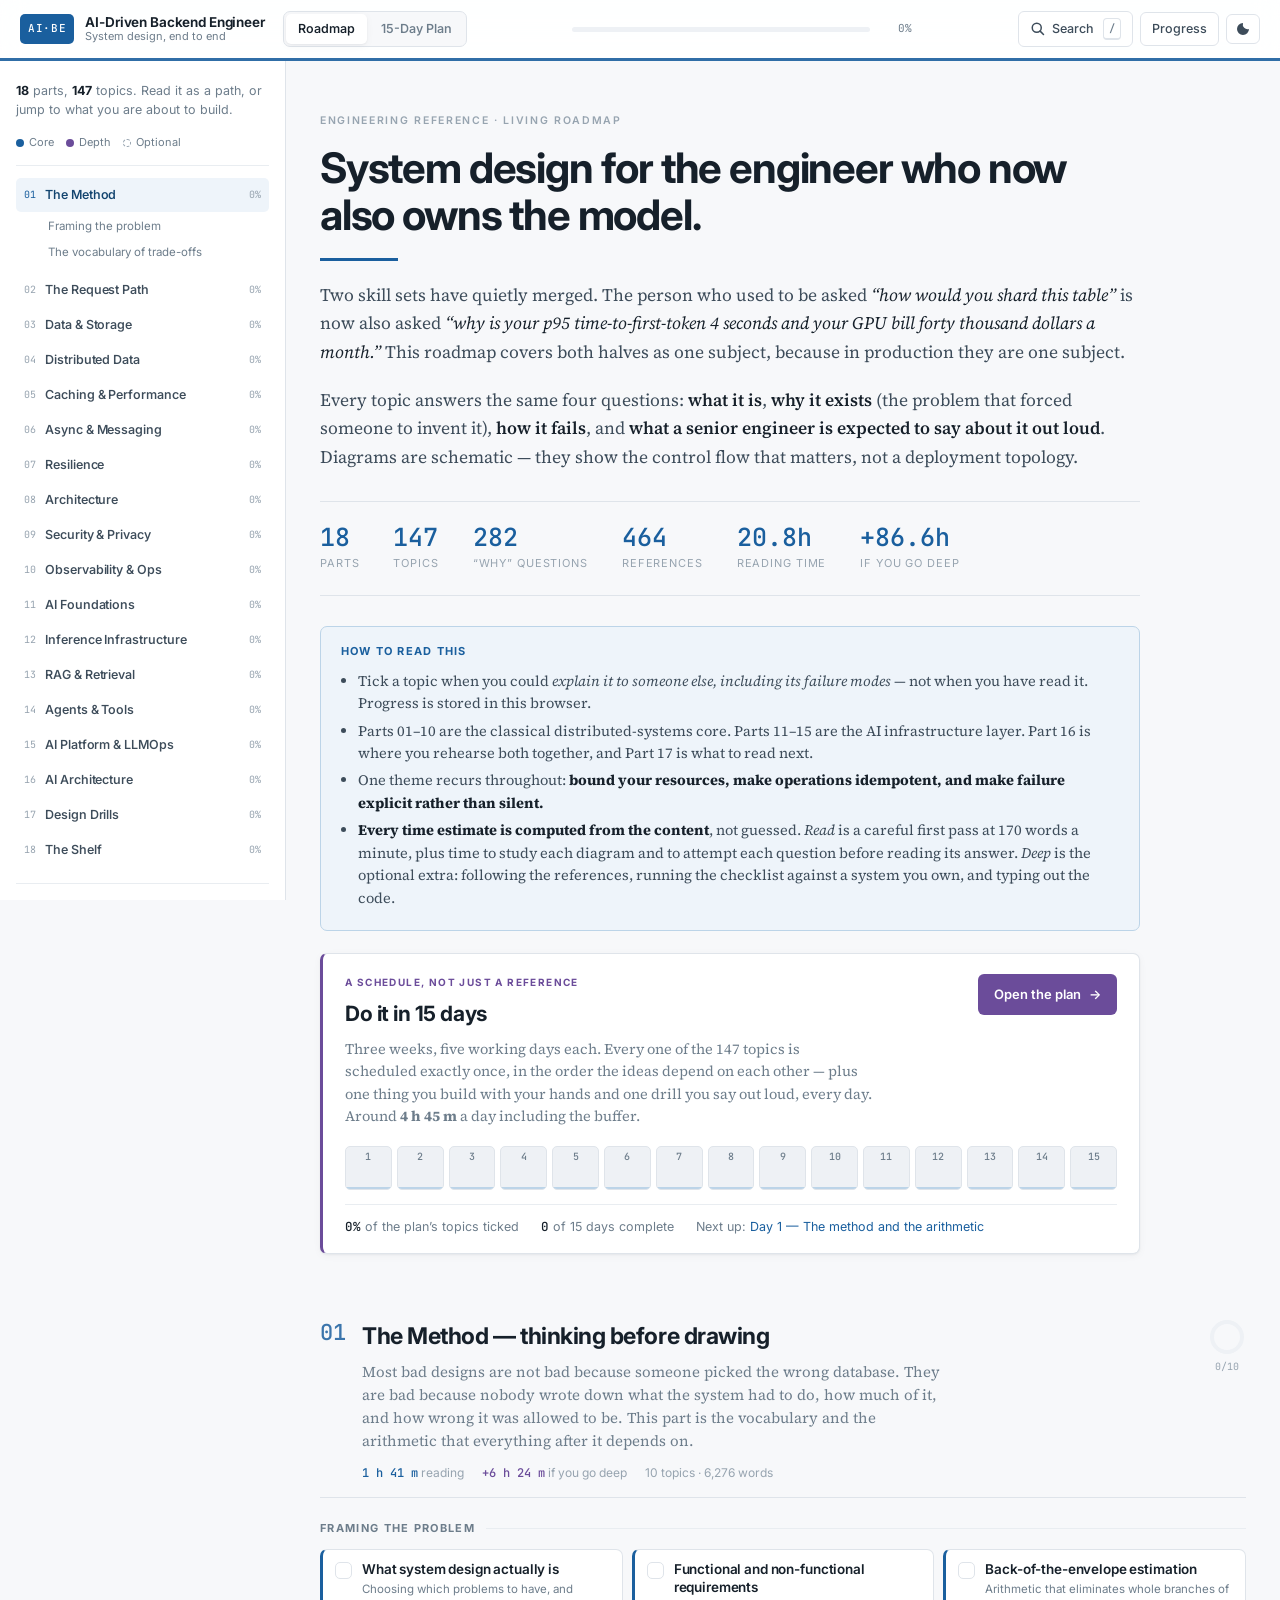
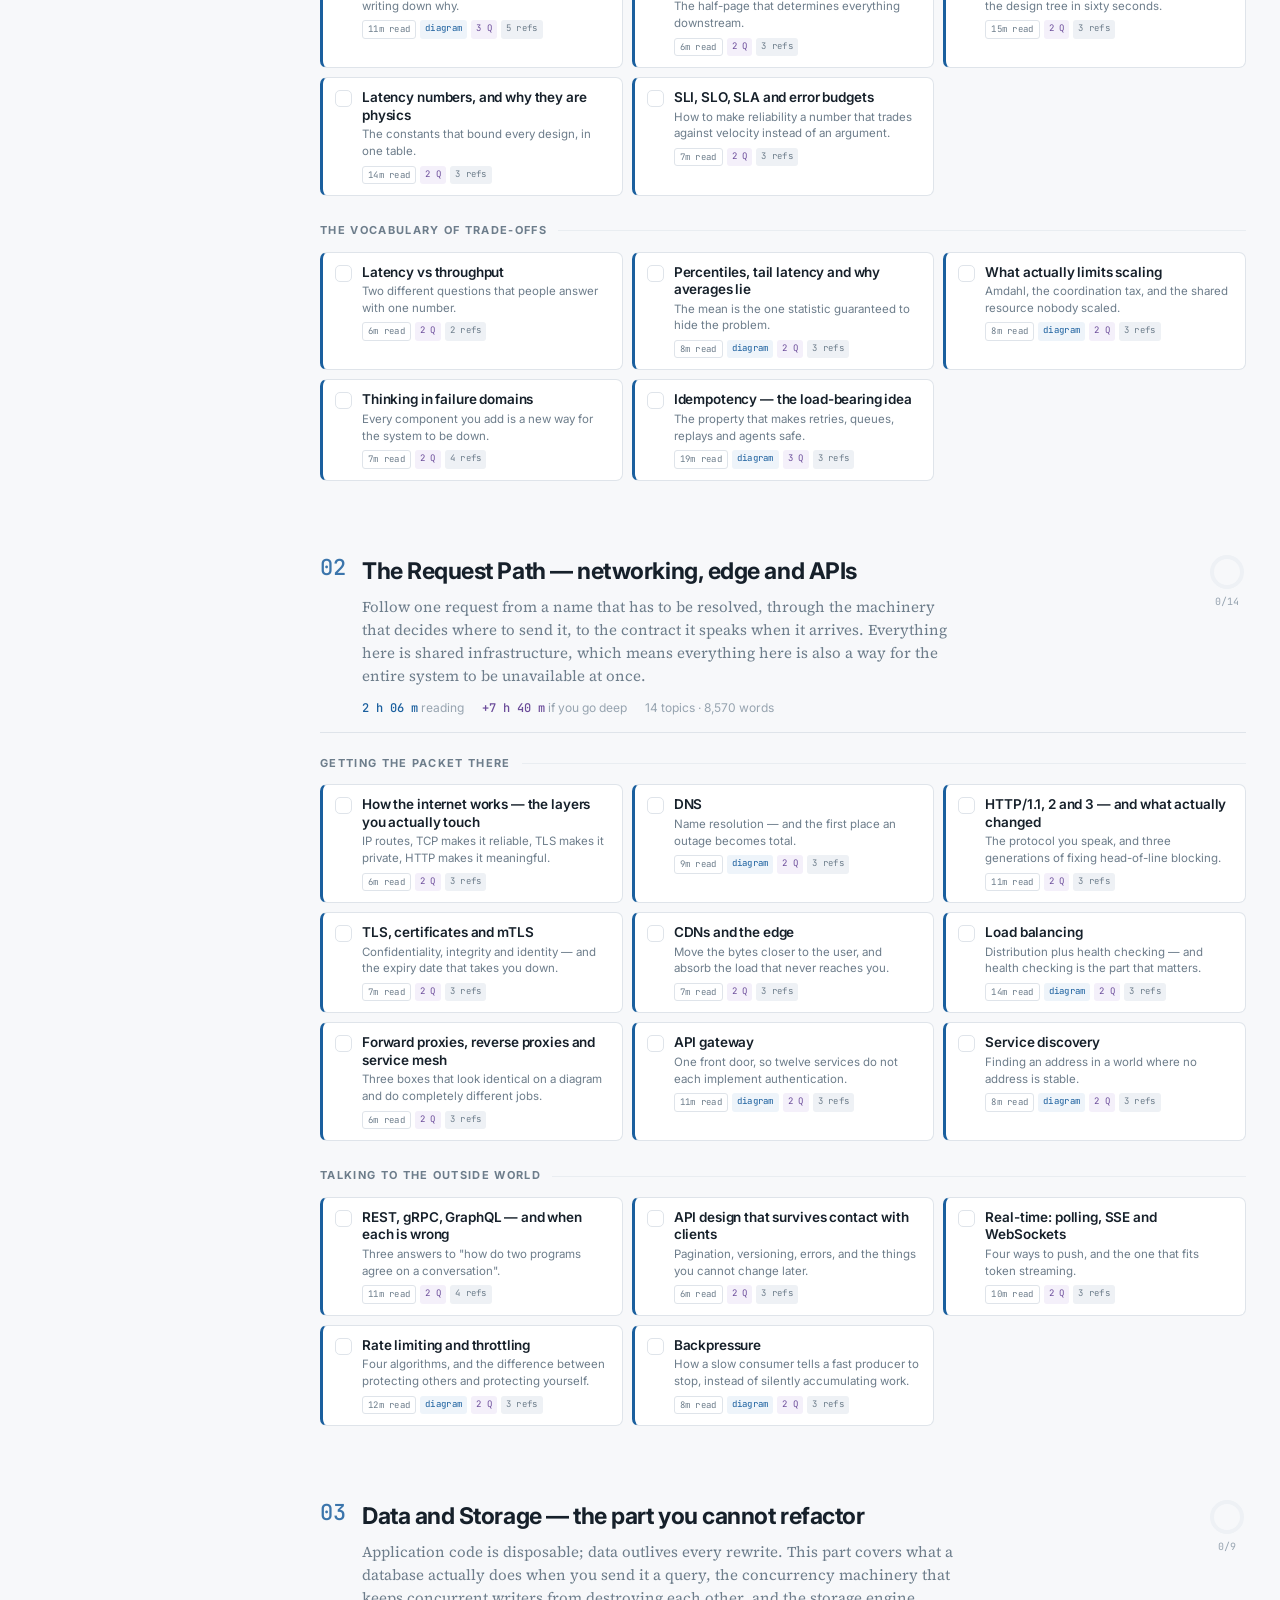
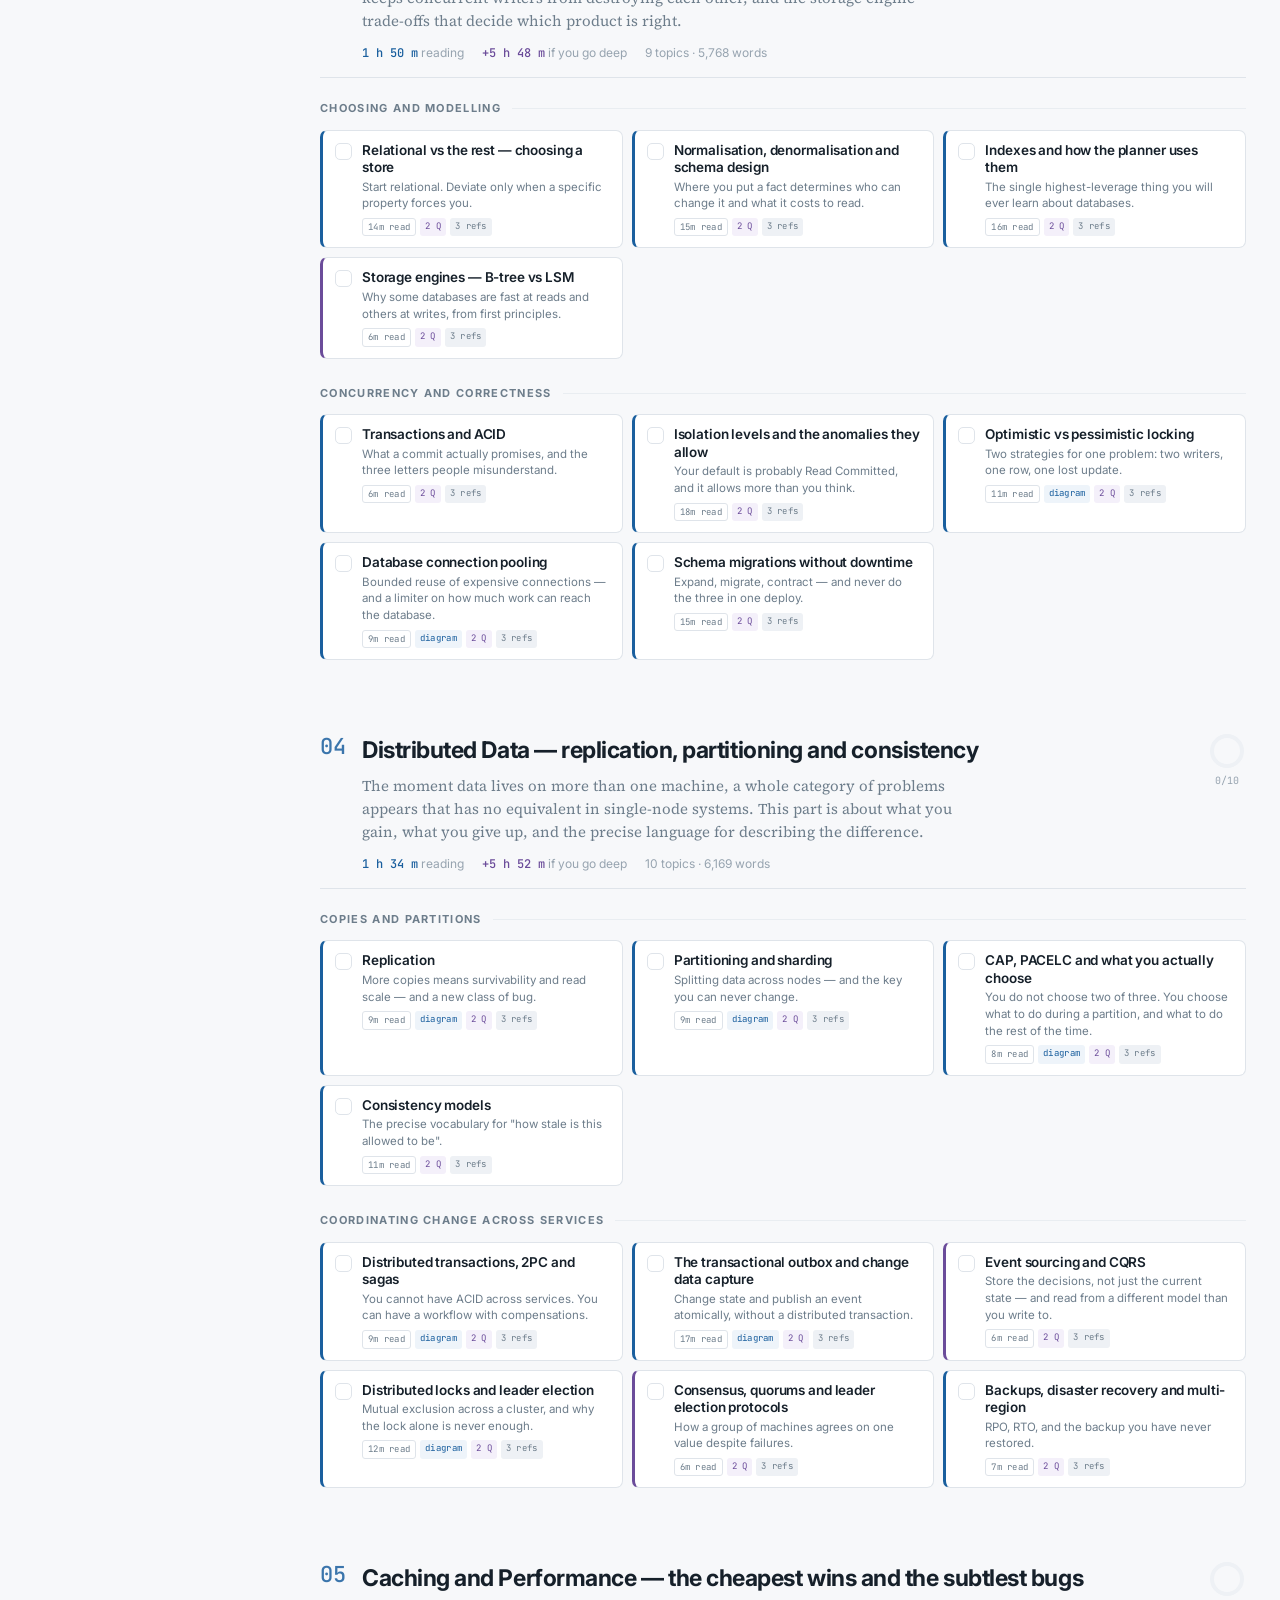
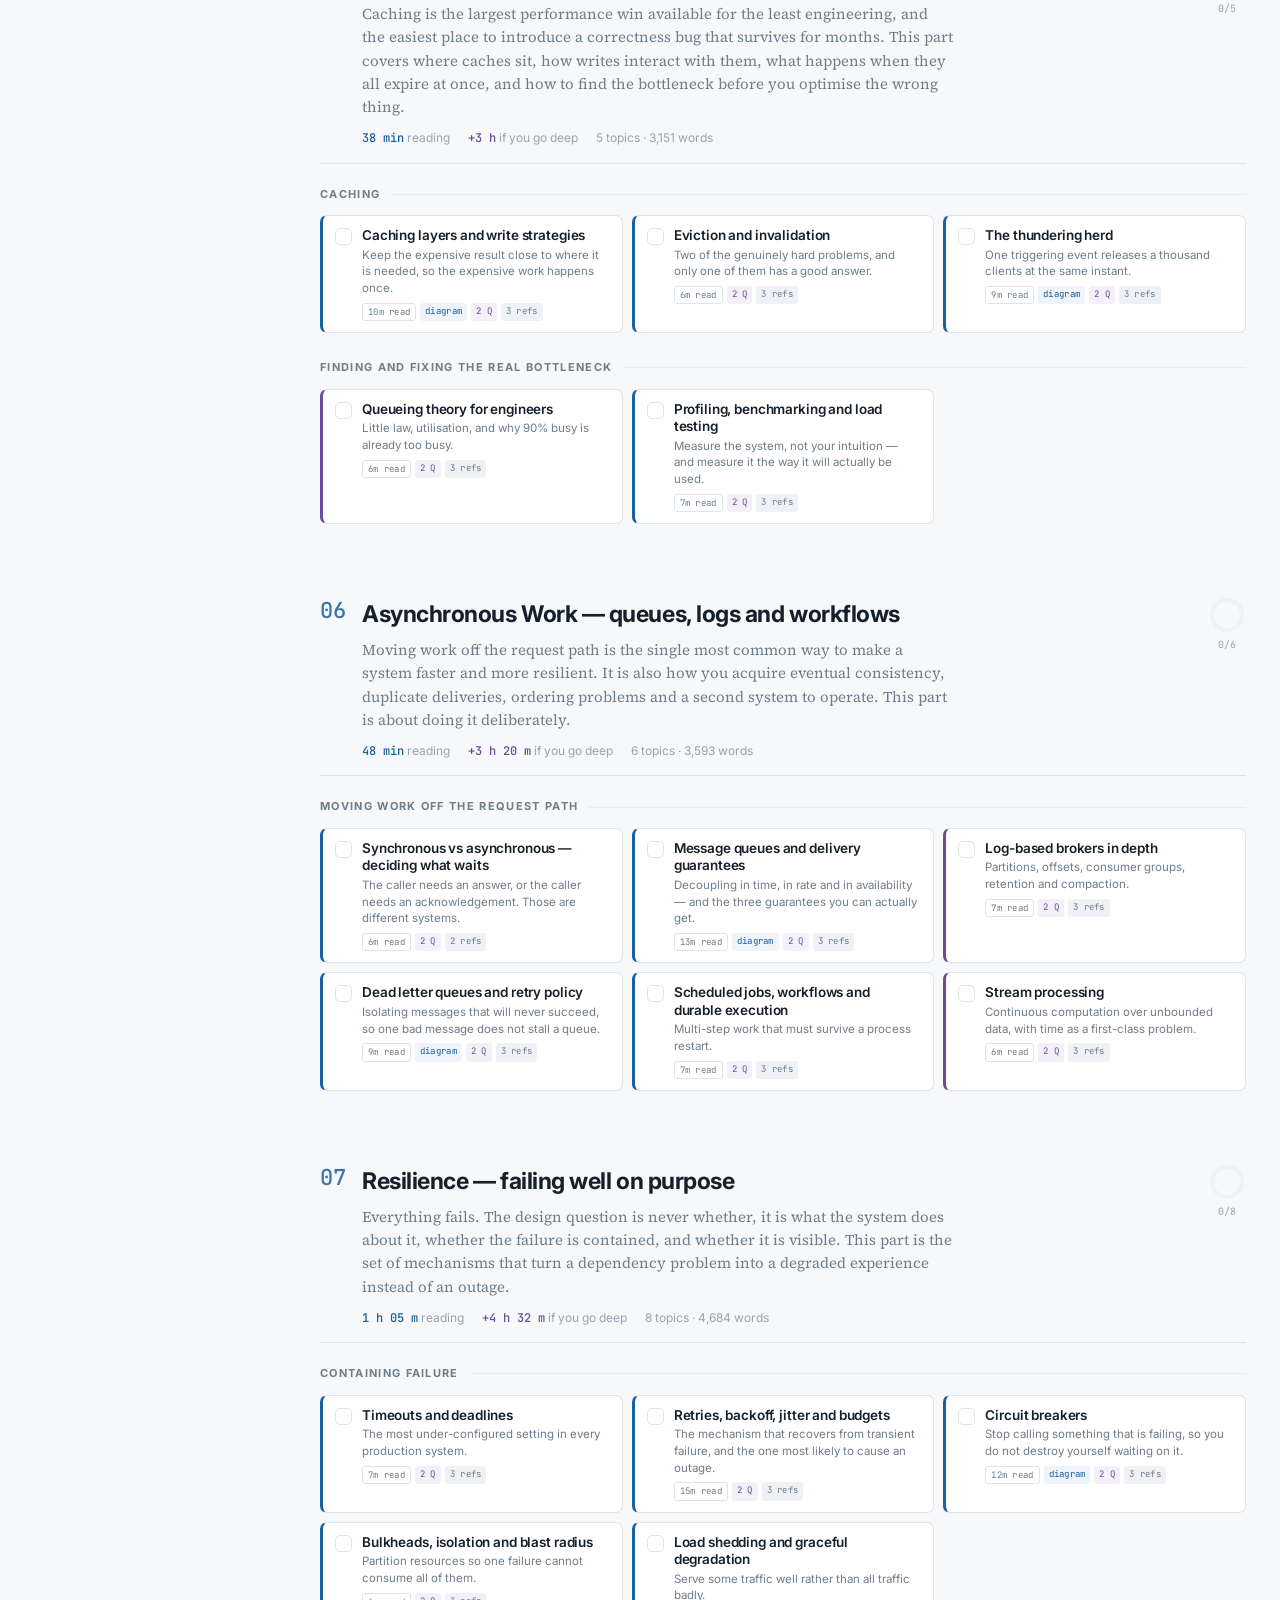
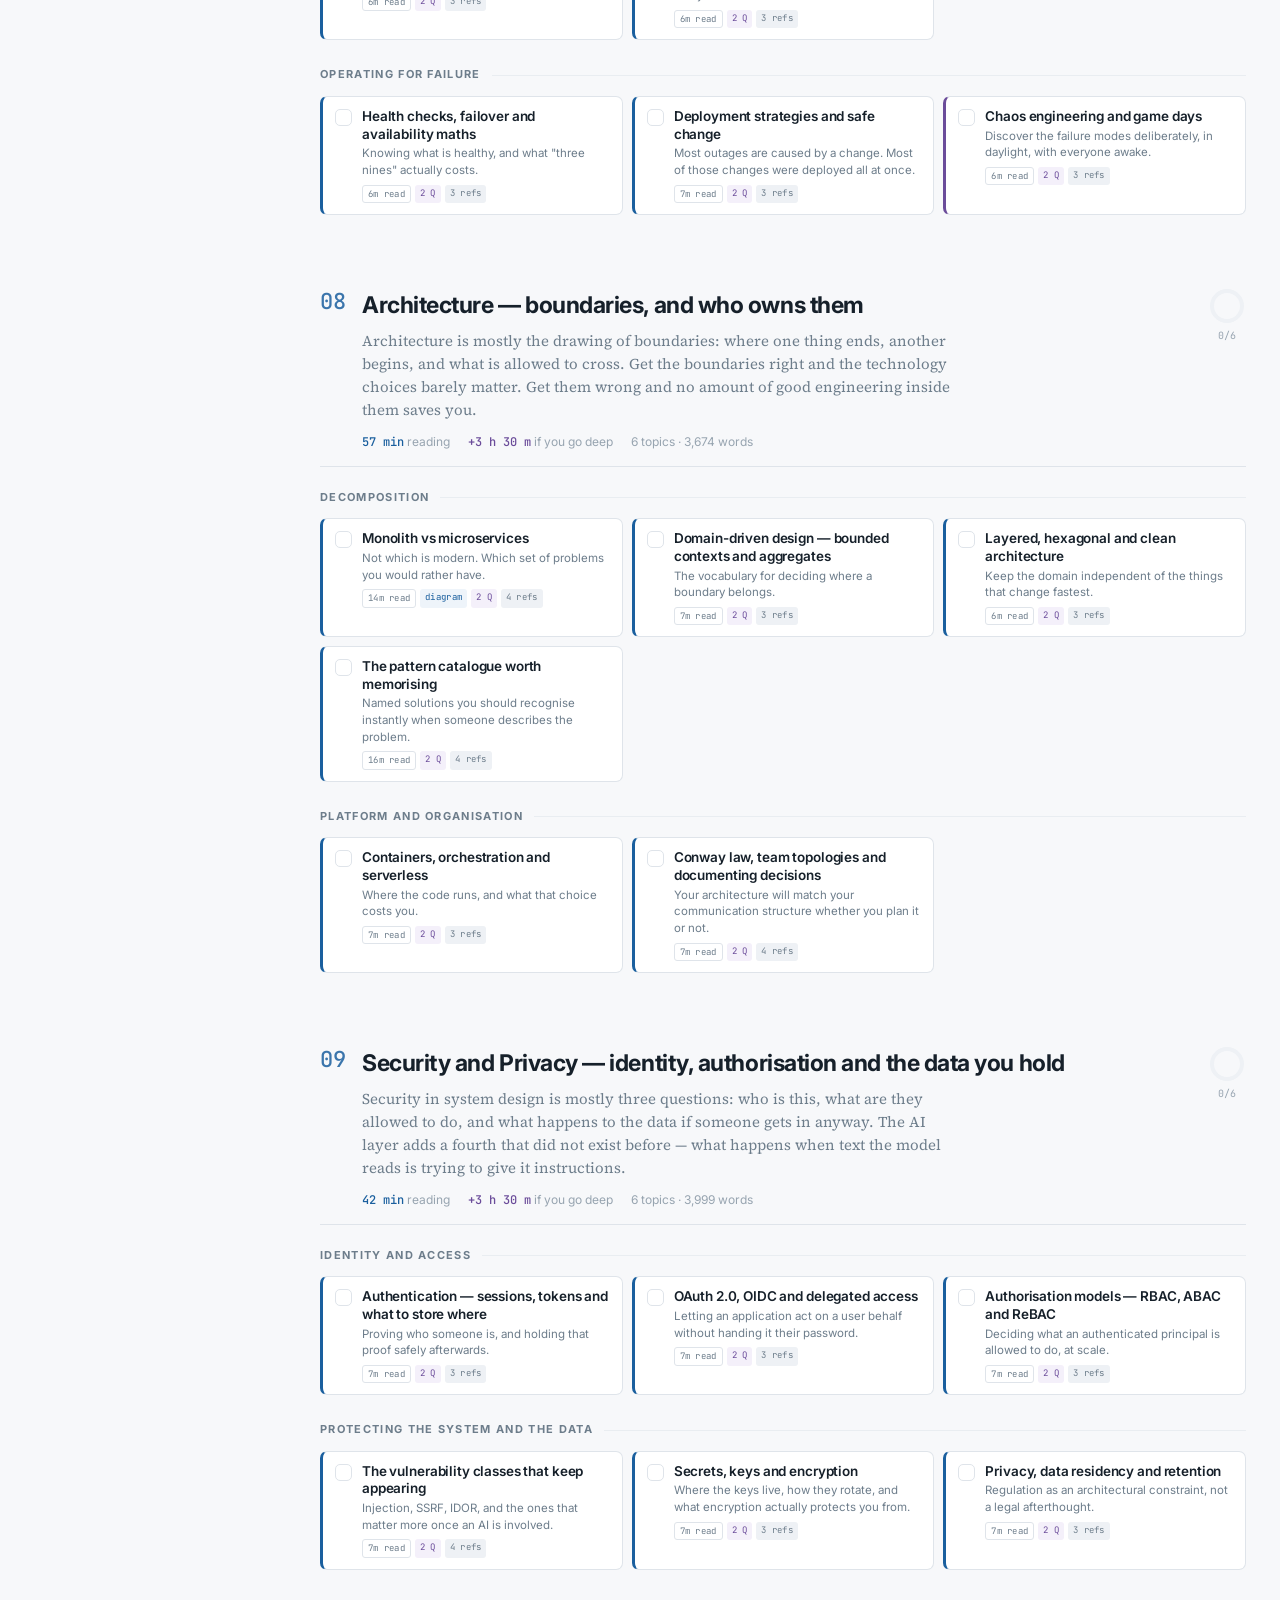
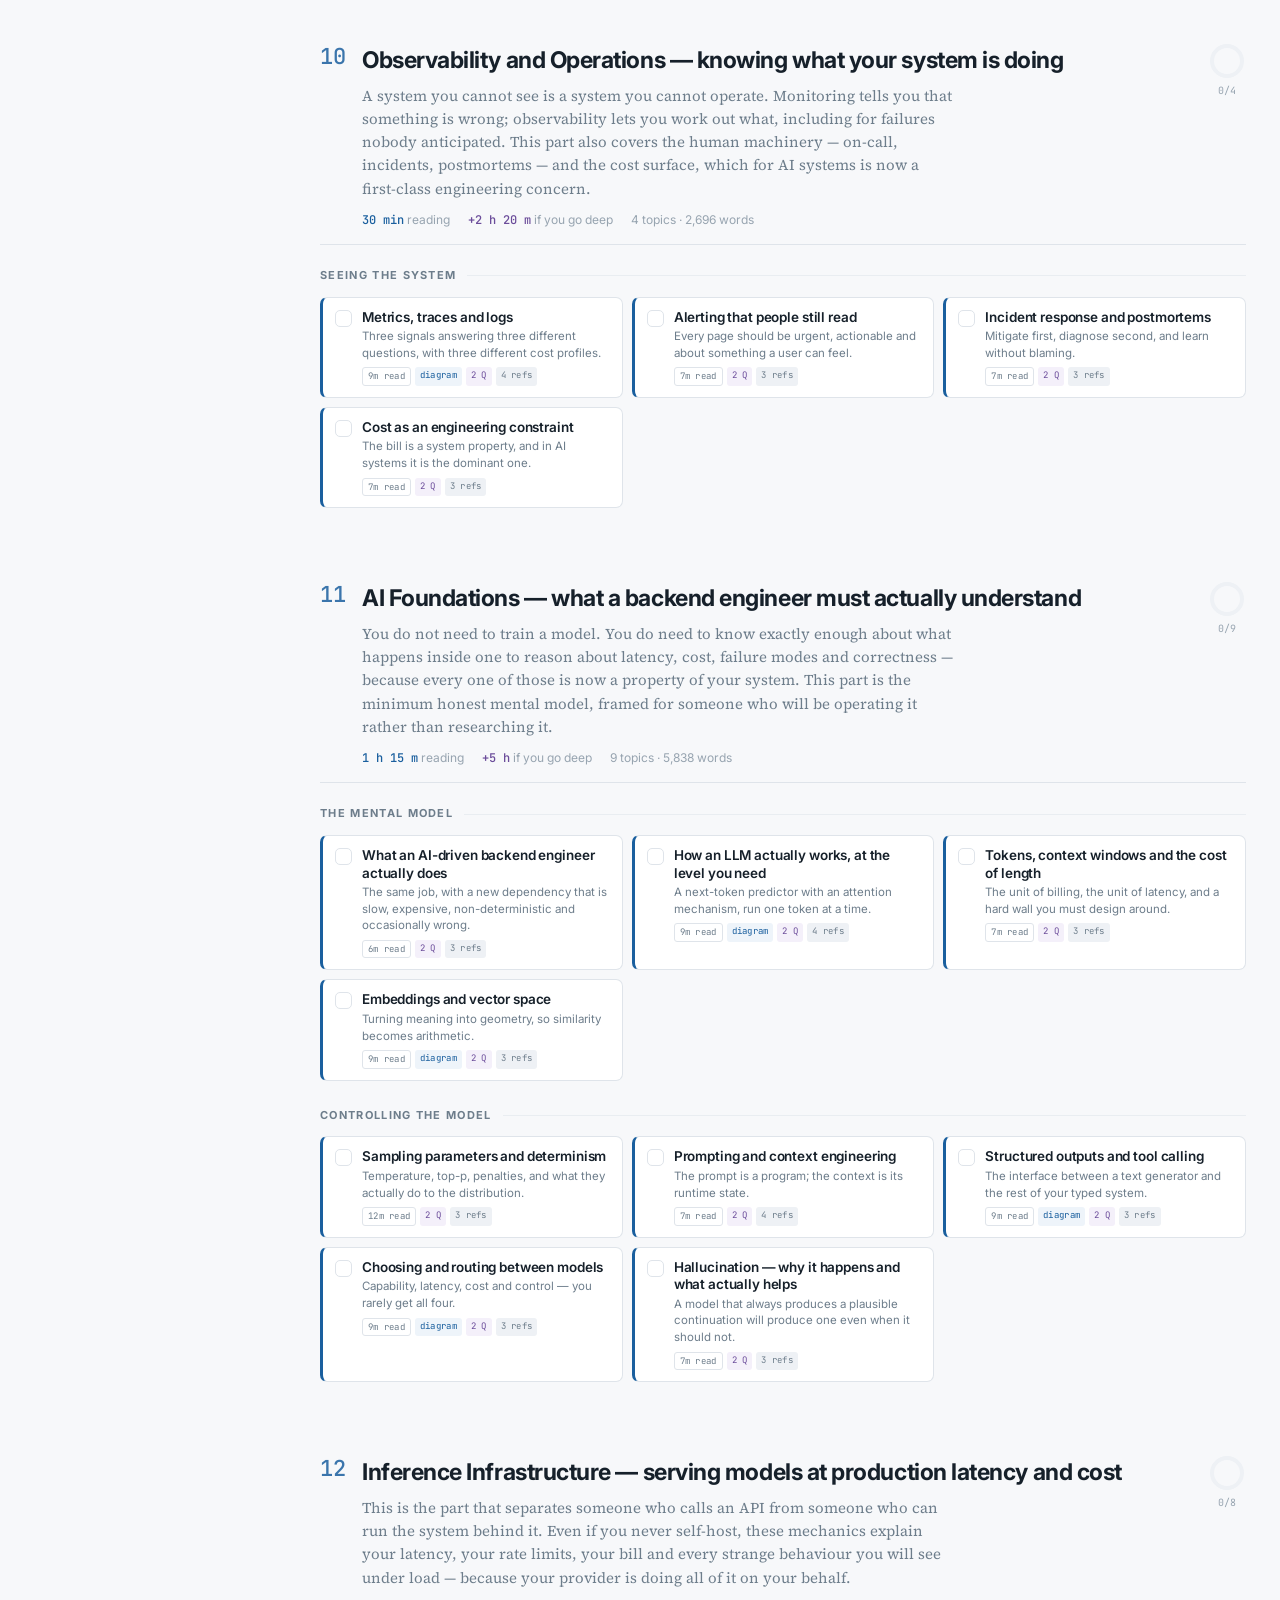
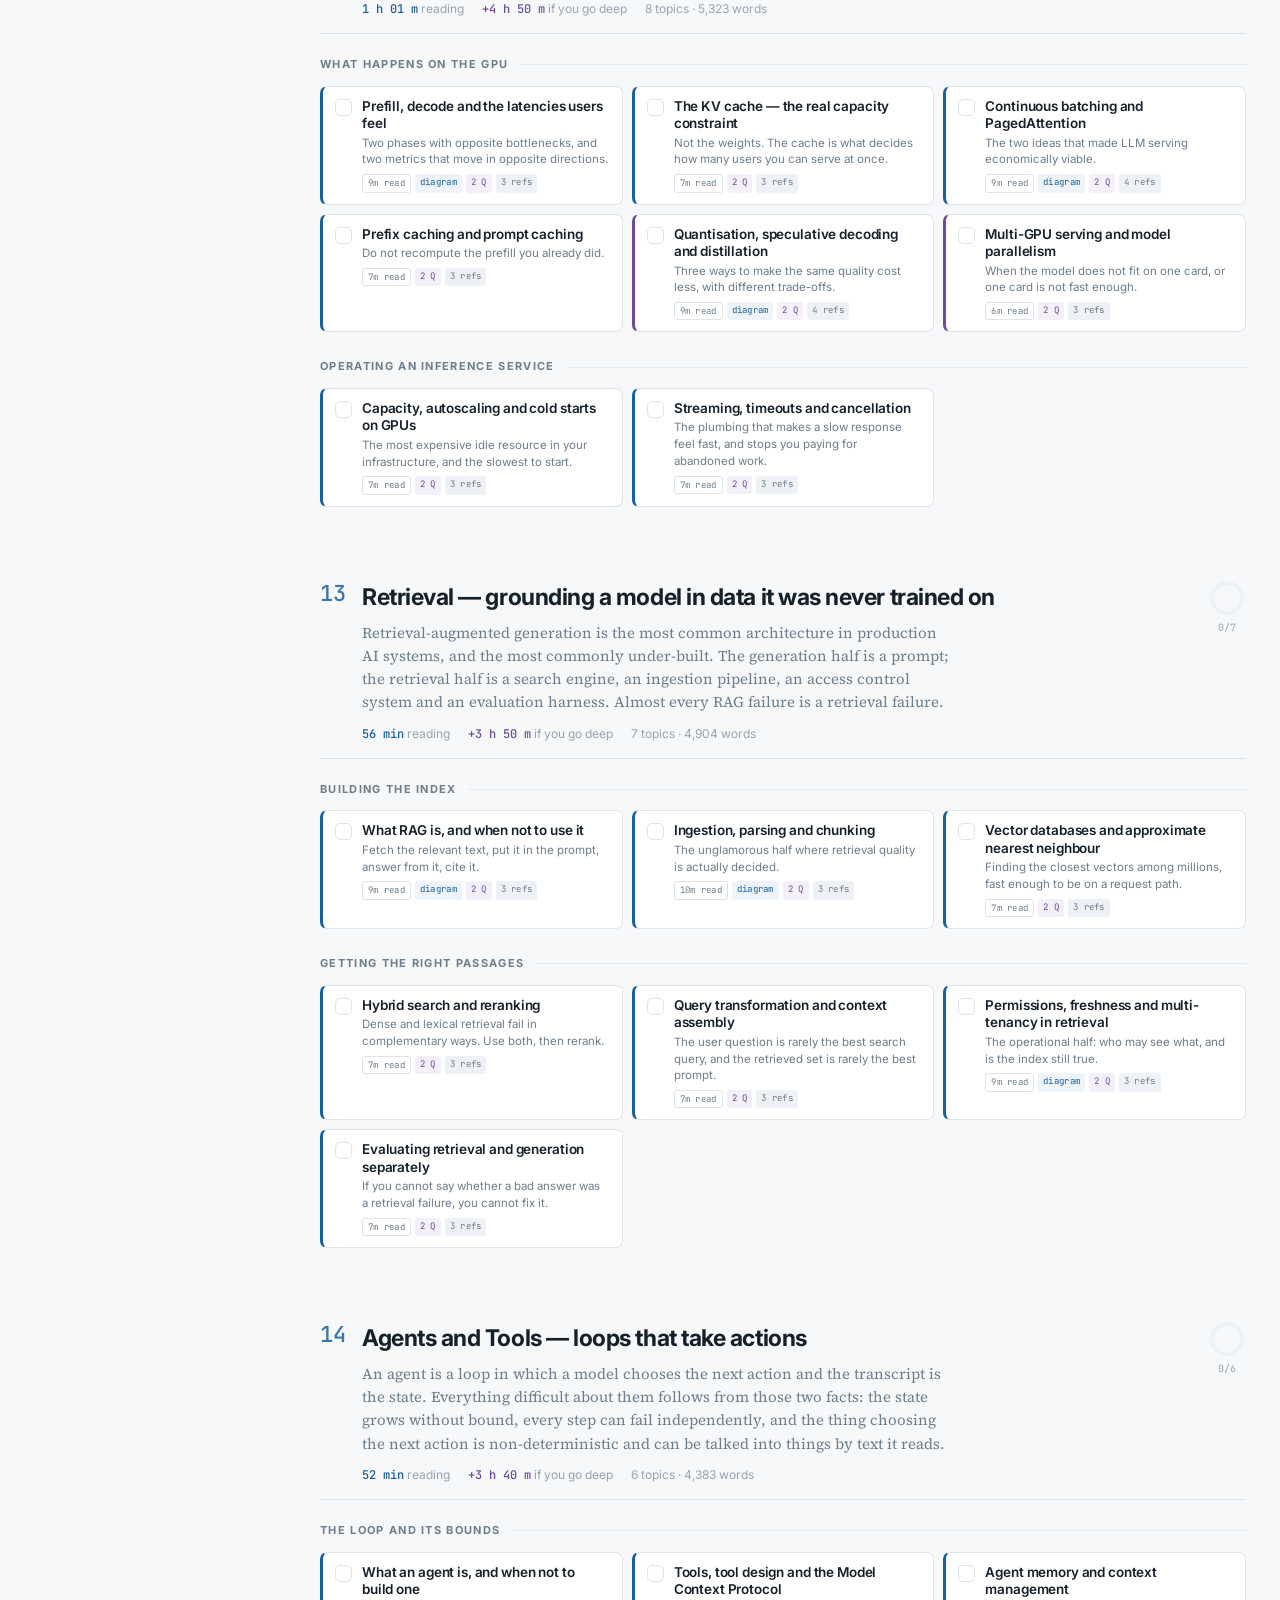
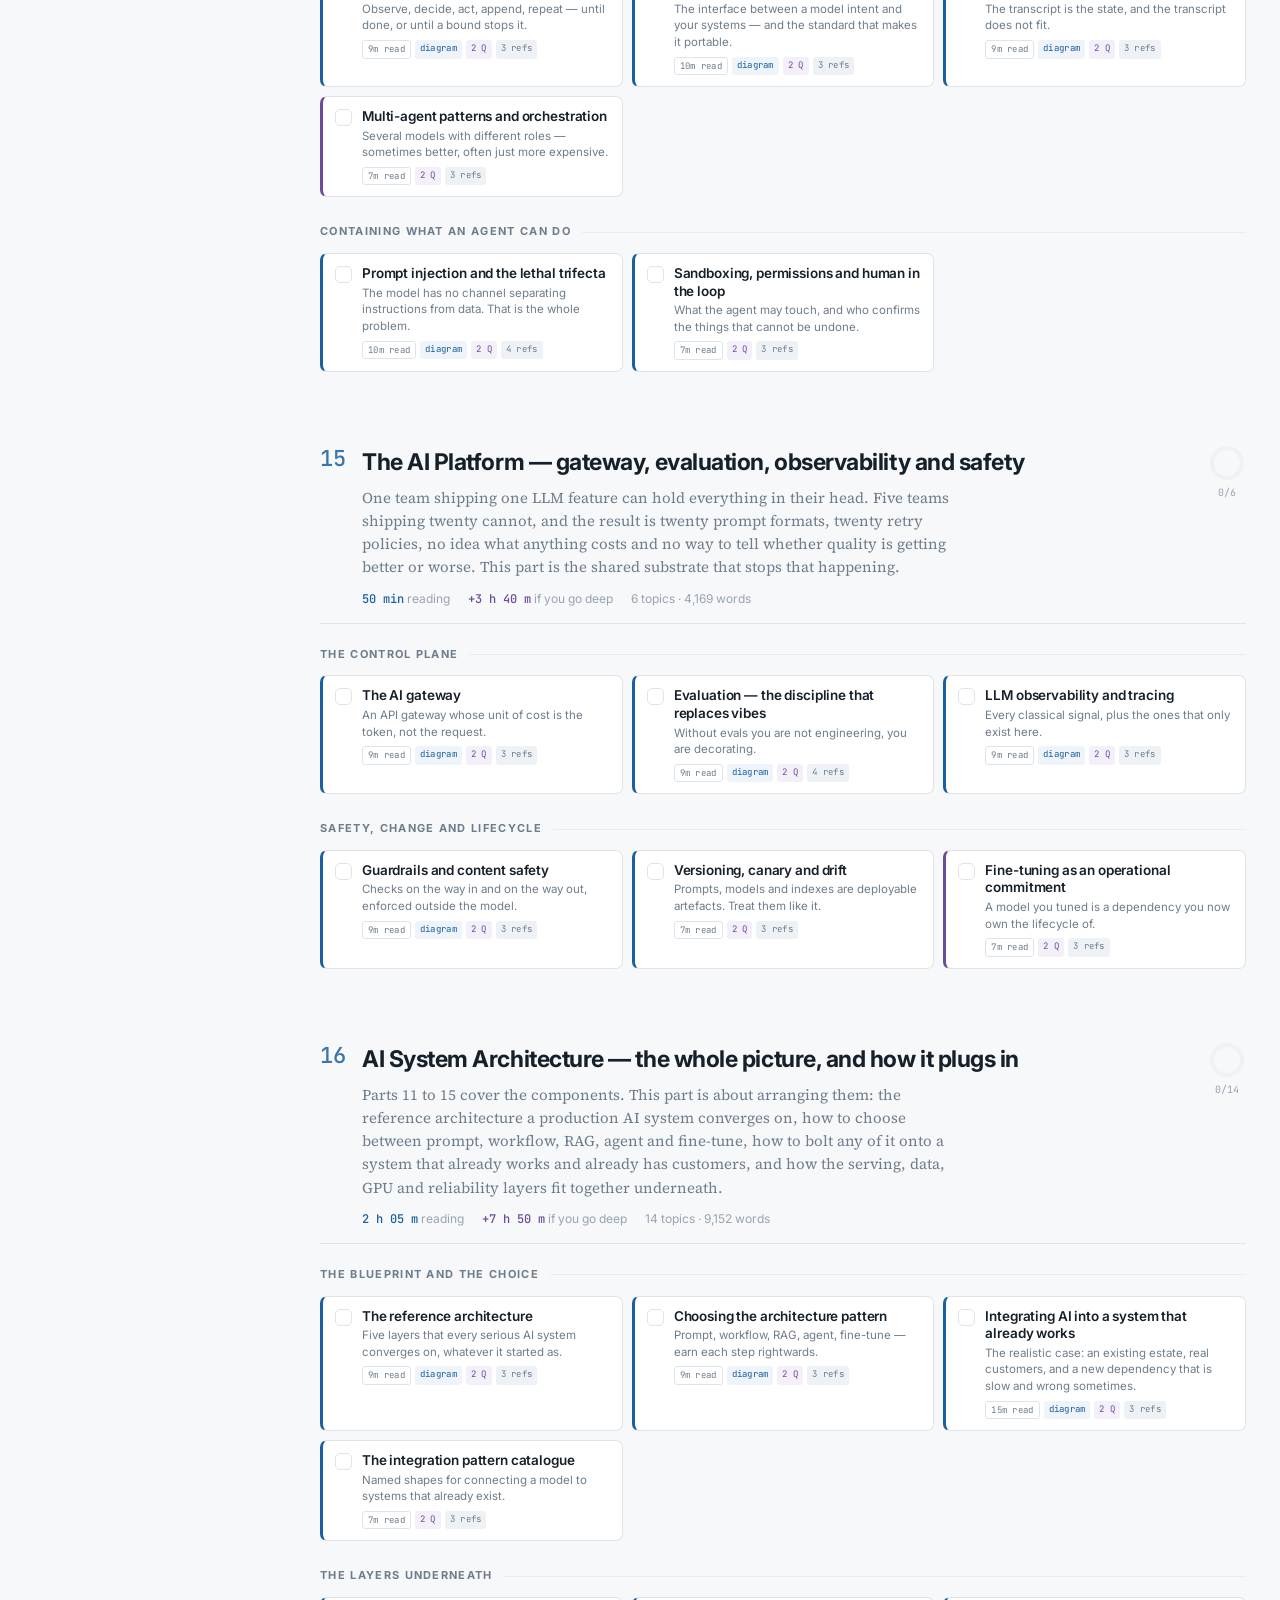
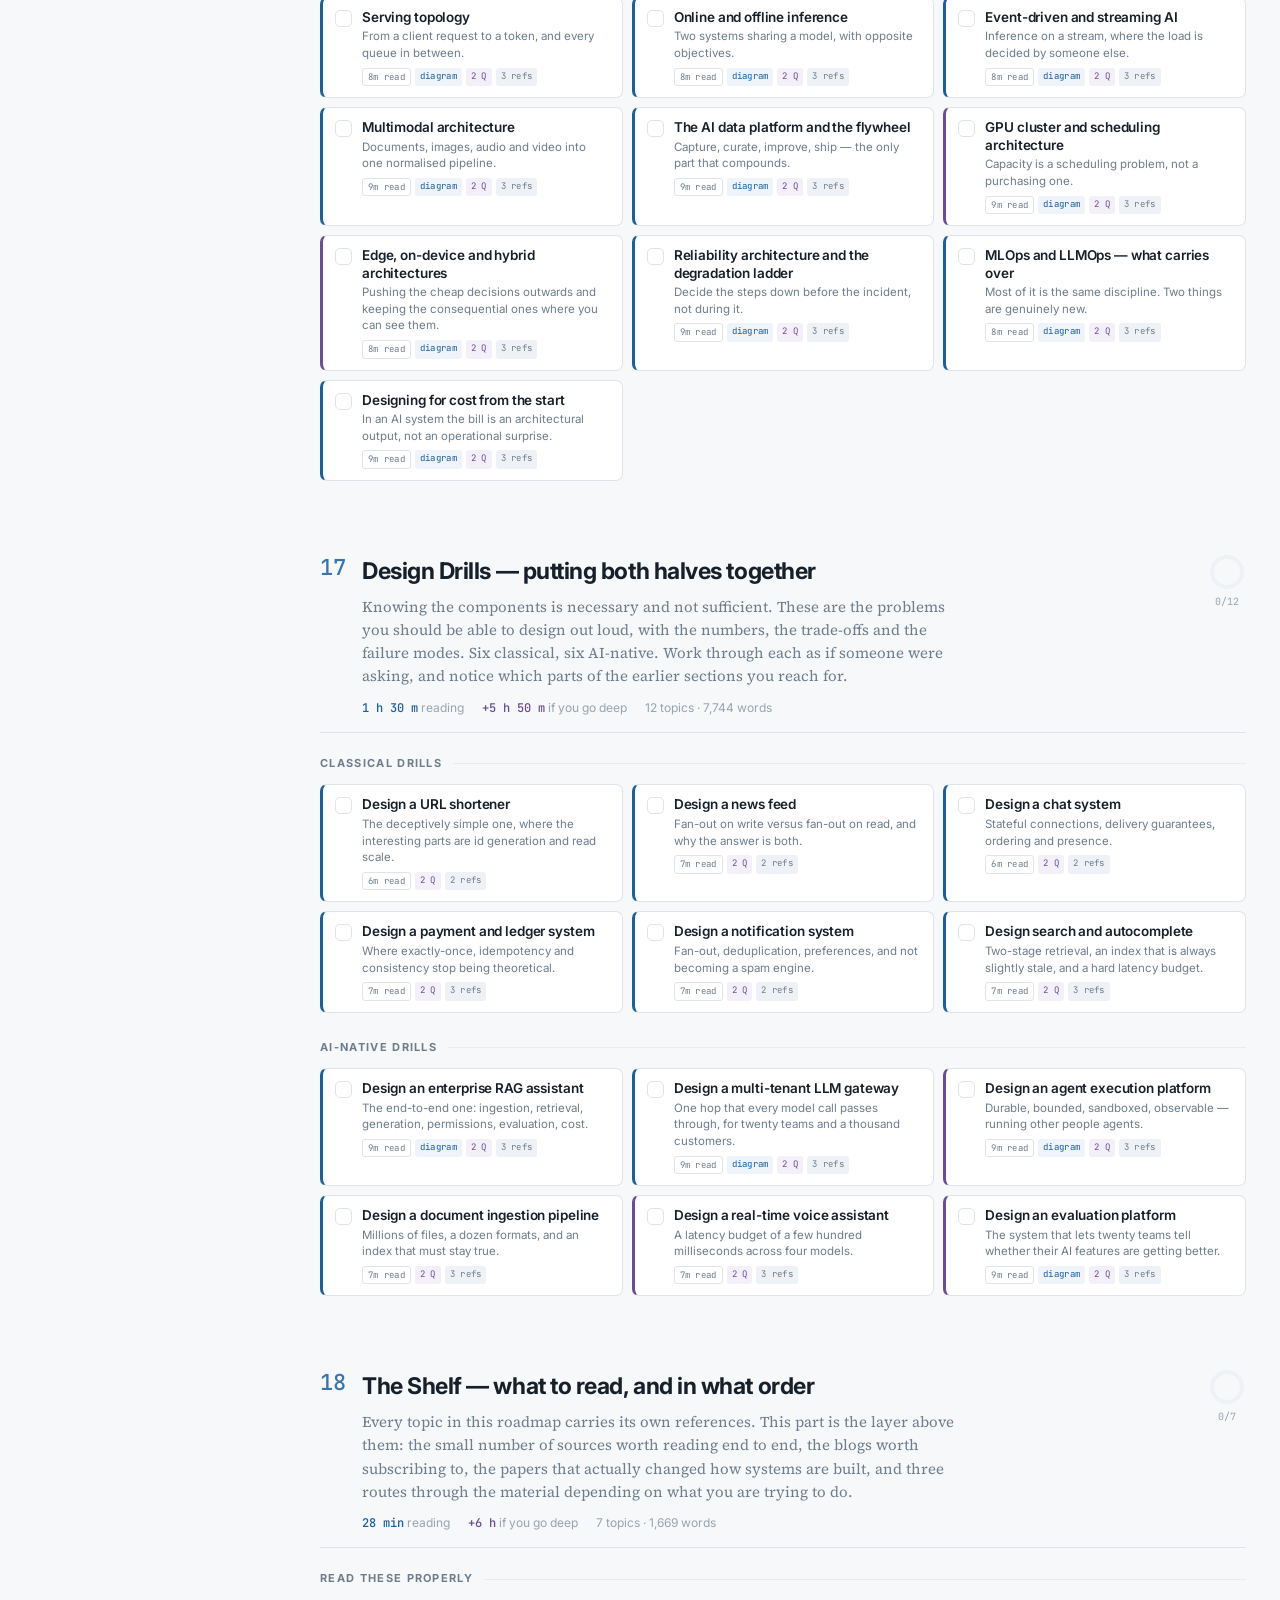
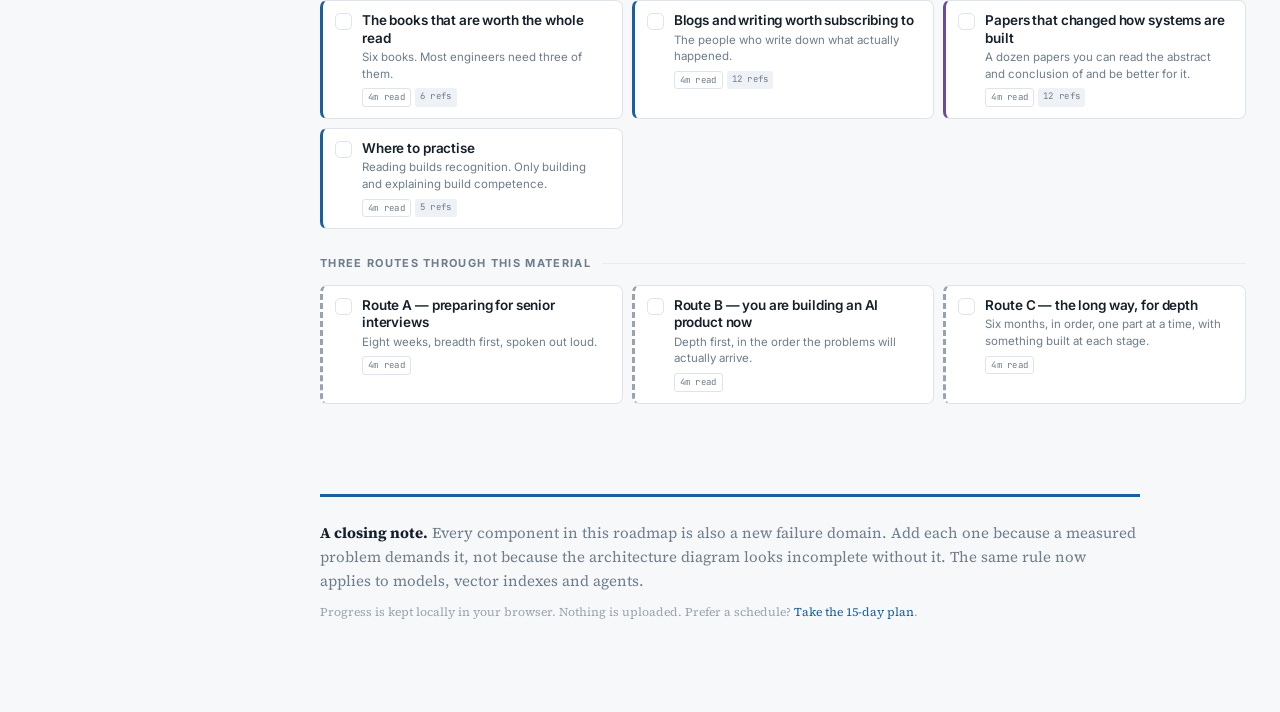
<file: index.html>
<!doctype html>
<html lang="en">
<head>
<meta charset="utf-8">
<meta name="viewport" content="width=device-width, initial-scale=1">
<title>AI-Driven Backend Engineer — System Design Roadmap</title>
<meta name="description" content="A deep, opinionated roadmap for senior backend and AI-infrastructure engineers: distributed systems fundamentals, data, resilience, LLM serving, RAG, agents and AI platform operations — with the reasoning behind every component.">
<meta name="color-scheme" content="light dark">
<meta property="og:title" content="AI-Driven Backend Engineer — System Design Roadmap">
<meta property="og:description" content="From the request path to KV caches. Every component, why it exists, how it fails, and what a senior engineer is expected to say about it.">
<meta property="og:type" content="website">
<link rel="icon" href="data:image/svg+xml,<svg xmlns='http://www.w3.org/2000/svg' viewBox='0 0 100 100'><rect width='100' height='100' rx='18' fill='%231a5f9e'/><path d='M26 68V32h12l12 22 12-22h12v36H62V48L52 66h-4L38 48v20z' fill='white'/></svg>">
<link rel="preconnect" href="https://fonts.googleapis.com">
<link rel="preconnect" href="https://fonts.gstatic.com" crossorigin>
<link href="https://fonts.googleapis.com/css2?family=Source+Serif+4:opsz,wght@8..60,400;8..60,600;8..60,700&family=Inter:wght@400;500;600;700&family=JetBrains+Mono:wght@400;500&display=swap" rel="stylesheet">
<link rel="stylesheet" href="assets/css/style.css?v=9">
</head>
<body>

<a class="skip" href="#main">Skip to content</a>

<header class="topbar">
  <div class="topbar-in">
    <a class="brand" href="#/">
      <span class="brand-mark">AI·BE</span>
      <span class="brand-txt">
        <b>AI-Driven Backend Engineer</b>
        <i>System design, end to end</i>
      </span>
    </a>

    <nav class="page-nav">
      <a href="index.html" class="on">Roadmap</a>
      <a href="plan.html">15-Day Plan</a>
    </nav>

    <div class="topbar-progress" title="Overall completion">
      <div class="tp-bar"><span id="tpFill"></span></div>
      <span class="tp-num" id="tpNum">0%</span>
    </div>

    <nav class="topbar-actions">
      <button class="btn" id="btnSearch" title="Search topics ( / )">
        <svg viewBox="0 0 20 20" width="15" height="15" aria-hidden="true"><circle cx="9" cy="9" r="6" fill="none" stroke="currentColor" stroke-width="2"/><path d="M13.5 13.5 18 18" stroke="currentColor" stroke-width="2" stroke-linecap="round"/></svg>
        <span>Search</span><kbd>/</kbd>
      </button>
      <button class="btn" id="btnProgress" title="Progress, export and reset">Progress</button>
      <button class="btn icon" id="btnTheme" title="Toggle theme" aria-label="Toggle theme">
        <svg viewBox="0 0 20 20" width="16" height="16" aria-hidden="true"><path d="M10 2.5a7.5 7.5 0 1 0 7.5 7.5A6 6 0 0 1 10 2.5z" fill="currentColor"/></svg>
      </button>
    </nav>
  </div>
  <div class="topbar-rule"></div>
</header>

<div class="shell">

  <aside class="sidebar" id="sidebar">
    <div class="side-in">
      <div class="side-lede">
        <p><b id="partCount">—</b> parts, <b id="nodeCount">—</b> topics. Read it as a path, or jump to what you are about to build.</p>
      </div>
      <div class="legend">
        <span><i class="dot core"></i> Core</span>
        <span><i class="dot deep"></i> Depth</span>
        <span><i class="dot opt"></i> Optional</span>
      </div>
      <nav id="sideNav" class="side-nav" aria-label="Roadmap sections"></nav>
      <div class="side-foot">
        <button class="linkish" id="btnExpandAll">Expand all</button>
        <button class="linkish" id="btnCollapseAll">Collapse all</button>
      </div>
      <div class="side-plan">
        <a href="plan.html">
          <b>Follow the 15-day plan →</b>
          <span id="sidePlanPct">Three weeks, five working days each</span>
        </a>
      </div>
    </div>
  </aside>

  <main id="main" class="main">
    <section class="hero">
      <p class="eyebrow">Engineering reference · Living roadmap</p>
      <h1>System design for the engineer who now also owns the model.</h1>
      <p class="lede">
        Two skill sets have quietly merged. The person who used to be asked
        <em>“how would you shard this table”</em> is now also asked
        <em>“why is your p95 time-to-first-token 4 seconds and your GPU bill
        forty thousand dollars a month.”</em> This roadmap covers both halves as
        one subject, because in production they are one subject.
      </p>
      <p class="lede">
        Every topic answers the same four questions: <b>what it is</b>,
        <b>why it exists</b> (the problem that forced someone to invent it),
        <b>how it fails</b>, and <b>what a senior engineer is expected to say
        about it out loud</b>. Diagrams are schematic — they show the control
        flow that matters, not a deployment topology.
      </p>

      <div class="hero-stats">
        <div><b id="statParts">—</b><span>parts</span></div>
        <div><b id="statNodes">—</b><span>topics</span></div>
        <div><b id="statQs">—</b><span>“why” questions</span></div>
        <div><b id="statRefs">—</b><span>references</span></div>
        <div><b id="statRead">—</b><span>reading time</span></div>
        <div><b id="statDeep">—</b><span>if you go deep</span></div>
      </div>

      <div class="hero-note">
        <h4>How to read this</h4>
        <ul>
          <li>Tick a topic when you could <em>explain it to someone else, including its failure modes</em> — not when you have read it. Progress is stored in this browser.</li>
          <li>Parts 01–10 are the classical distributed-systems core. Parts 11–15 are the AI infrastructure layer. Part 16 is where you rehearse both together, and Part 17 is what to read next.</li>
          <li>One theme recurs throughout: <b>bound your resources, make operations idempotent, and make failure explicit rather than silent.</b></li>
          <li><b>Every time estimate is computed from the content</b>, not guessed. <i>Read</i> is a careful first pass at 170 words a minute, plus time to study each diagram and to attempt each question before reading its answer. <i>Deep</i> is the optional extra: following the references, running the checklist against a system you own, and typing out the code.</li>
        </ul>
      </div>

      <aside class="plan-cta" id="planCta"></aside>
    </section>

    <div id="roadmap" class="roadmap"></div>

    <footer class="foot">
      <p><b>A closing note.</b> Every component in this roadmap is also a new failure domain. Add each one because a measured problem demands it, not because the architecture diagram looks incomplete without it. The same rule now applies to models, vector indexes and agents.</p>
      <p class="foot-meta">Progress is kept locally in your browser. Nothing is uploaded. Prefer a schedule? <a href="plan.html">Take the 15-day plan</a>.</p>
    </footer>
  </main>
</div>

<!-- Topic detail drawer -->
<div class="drawer-scrim" id="scrim" hidden></div>
<article class="drawer" id="drawer" hidden aria-modal="true" role="dialog" aria-labelledby="drawerTitle" tabindex="-1">
  <header class="drawer-head">
    <div class="dh-left">
      <span class="crumb" id="drawerCrumb"></span>
      <h2 id="drawerTitle"></h2>
      <div class="drawer-time" id="drawerTime"></div>
    </div>
    <div class="dh-right">
      <button class="btn mark" id="btnMark">Mark done</button>
      <button class="btn icon" id="btnClose" aria-label="Close">✕</button>
    </div>
  </header>
  <div class="drawer-body" id="drawerBody"></div>
  <footer class="drawer-foot">
    <button class="btn ghost" id="btnPrev">← Previous</button>
    <button class="btn ghost" id="btnNext">Next →</button>
  </footer>
</article>

<!-- Search palette -->
<div class="palette-scrim" id="palScrim" hidden></div>
<div class="palette" id="palette" hidden role="dialog" aria-label="Search topics">
  <input id="palInput" type="text" placeholder="Search topics, concepts, failure modes…" autocomplete="off" spellcheck="false">
  <div class="pal-results" id="palResults"></div>
  <div class="pal-foot"><kbd>↑</kbd><kbd>↓</kbd> navigate · <kbd>↵</kbd> open · <kbd>esc</kbd> close</div>
</div>

<!-- Progress sheet -->
<div class="palette-scrim" id="progScrim" hidden></div>
<div class="progress-sheet" id="progSheet" hidden role="dialog" aria-label="Progress">
  <h3>Your progress</h3>
  <div id="progBreakdown" class="prog-breakdown"></div>
  <div class="prog-actions">
    <button class="btn" id="btnExport">Export progress</button>
    <label class="btn" for="importFile">Import progress</label>
    <input type="file" id="importFile" accept="application/json" hidden>
    <button class="btn danger" id="btnReset">Reset all</button>
  </div>
  <p class="prog-hint">Export gives you a small JSON file. Import it in another browser to carry your ticks across.</p>
</div>

<script src="assets/js/core.js?v=9"></script>
<script src="assets/js/diagrams.js?v=9"></script>
<script src="assets/js/diagrams-ai.js?v=9"></script>
<script src="assets/js/data/01-foundations.js?v=9"></script>
<script src="assets/js/data/02-networking.js?v=9"></script>
<script src="assets/js/data/03-data.js?v=9"></script>
<script src="assets/js/data/04-distributed-data.js?v=9"></script>
<script src="assets/js/data/05-caching.js?v=9"></script>
<script src="assets/js/data/06-async.js?v=9"></script>
<script src="assets/js/data/07-resilience.js?v=9"></script>
<script src="assets/js/data/08-architecture.js?v=9"></script>
<script src="assets/js/data/09-security.js?v=9"></script>
<script src="assets/js/data/10-observability.js?v=9"></script>
<script src="assets/js/data/11-ai-foundations.js?v=9"></script>
<script src="assets/js/data/12-inference-infra.js?v=9"></script>
<script src="assets/js/data/13-rag.js?v=9"></script>
<script src="assets/js/data/14-agents.js?v=9"></script>
<script src="assets/js/data/15-ai-platform.js?v=9"></script>
<script src="assets/js/data/16-ai-architecture.js?v=9"></script>
<script src="assets/js/data/17-drills.js?v=9"></script>
<script src="assets/js/data/18-shelf.js?v=9"></script>
<script src="assets/js/time.js?v=9"></script>
<script src="assets/js/plan.js?v=9"></script>
<script src="assets/js/app.js?v=9"></script>
</body>
</html>
</file>
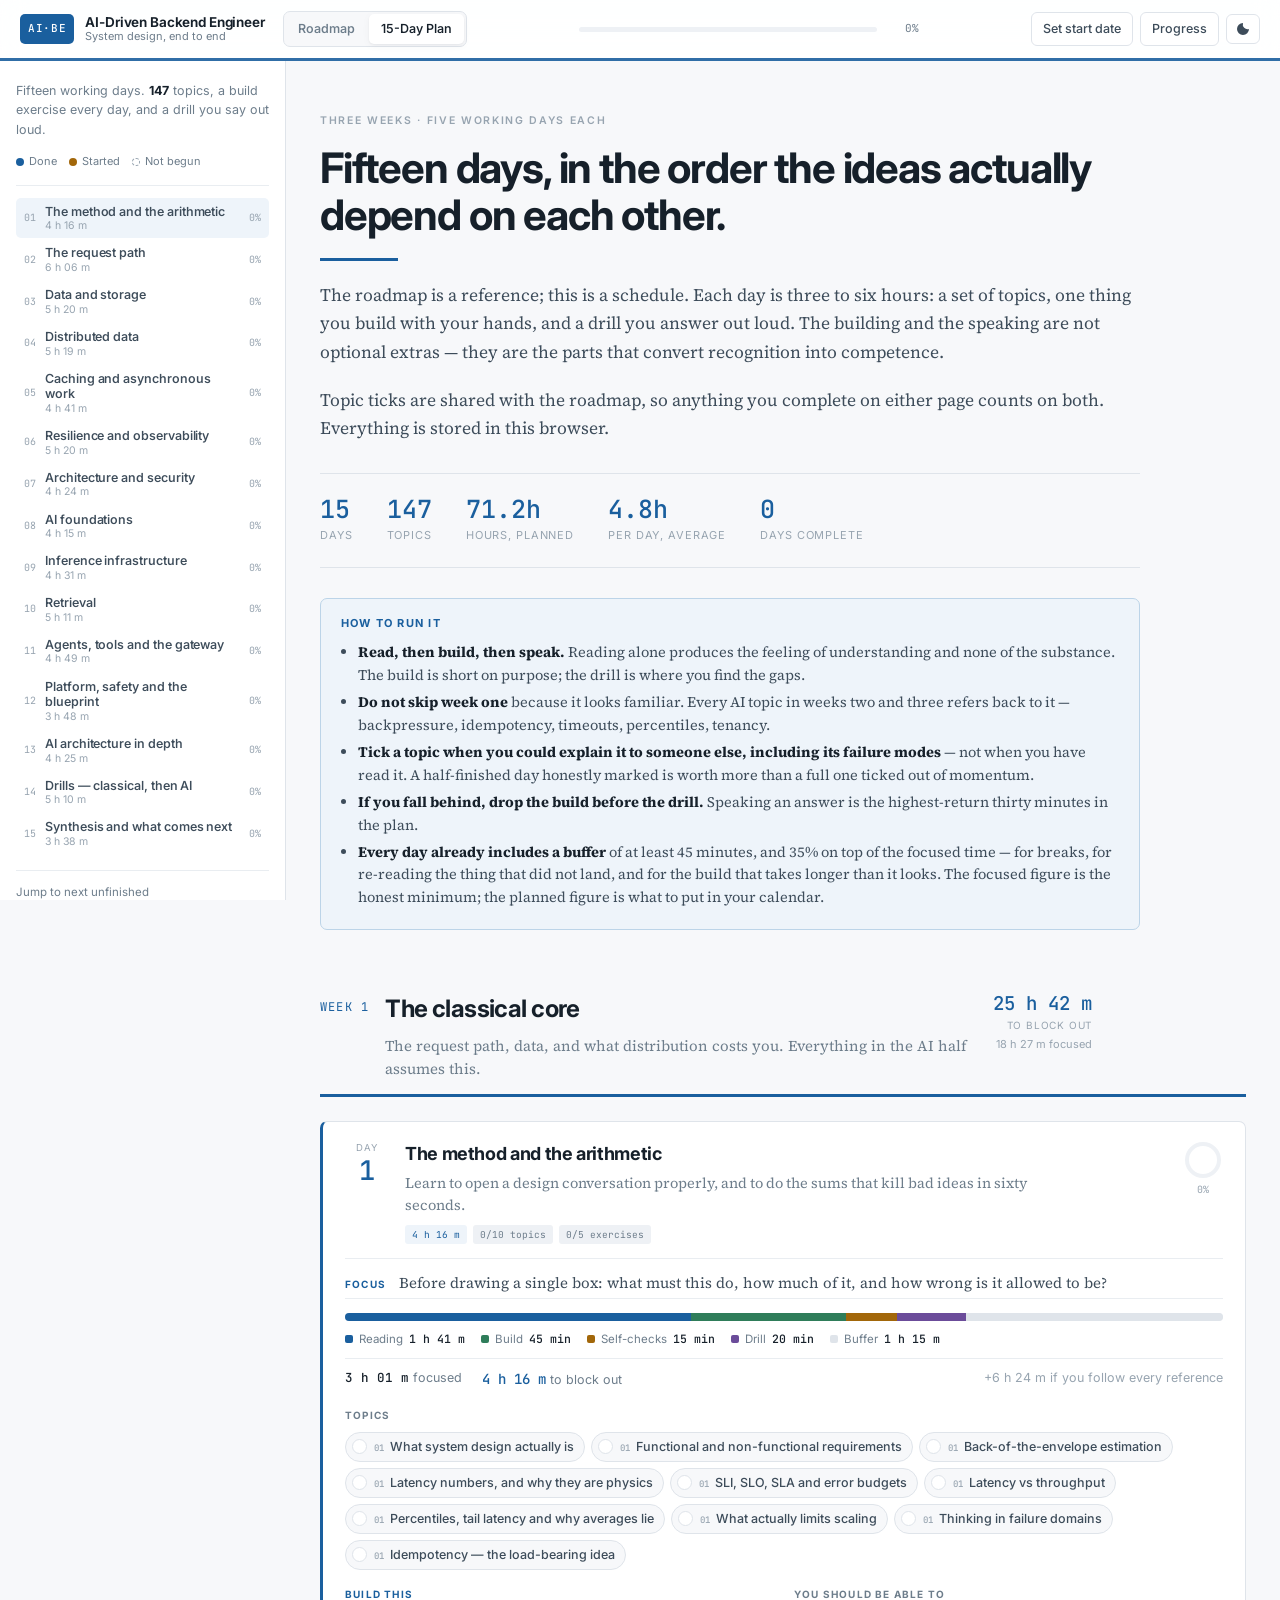
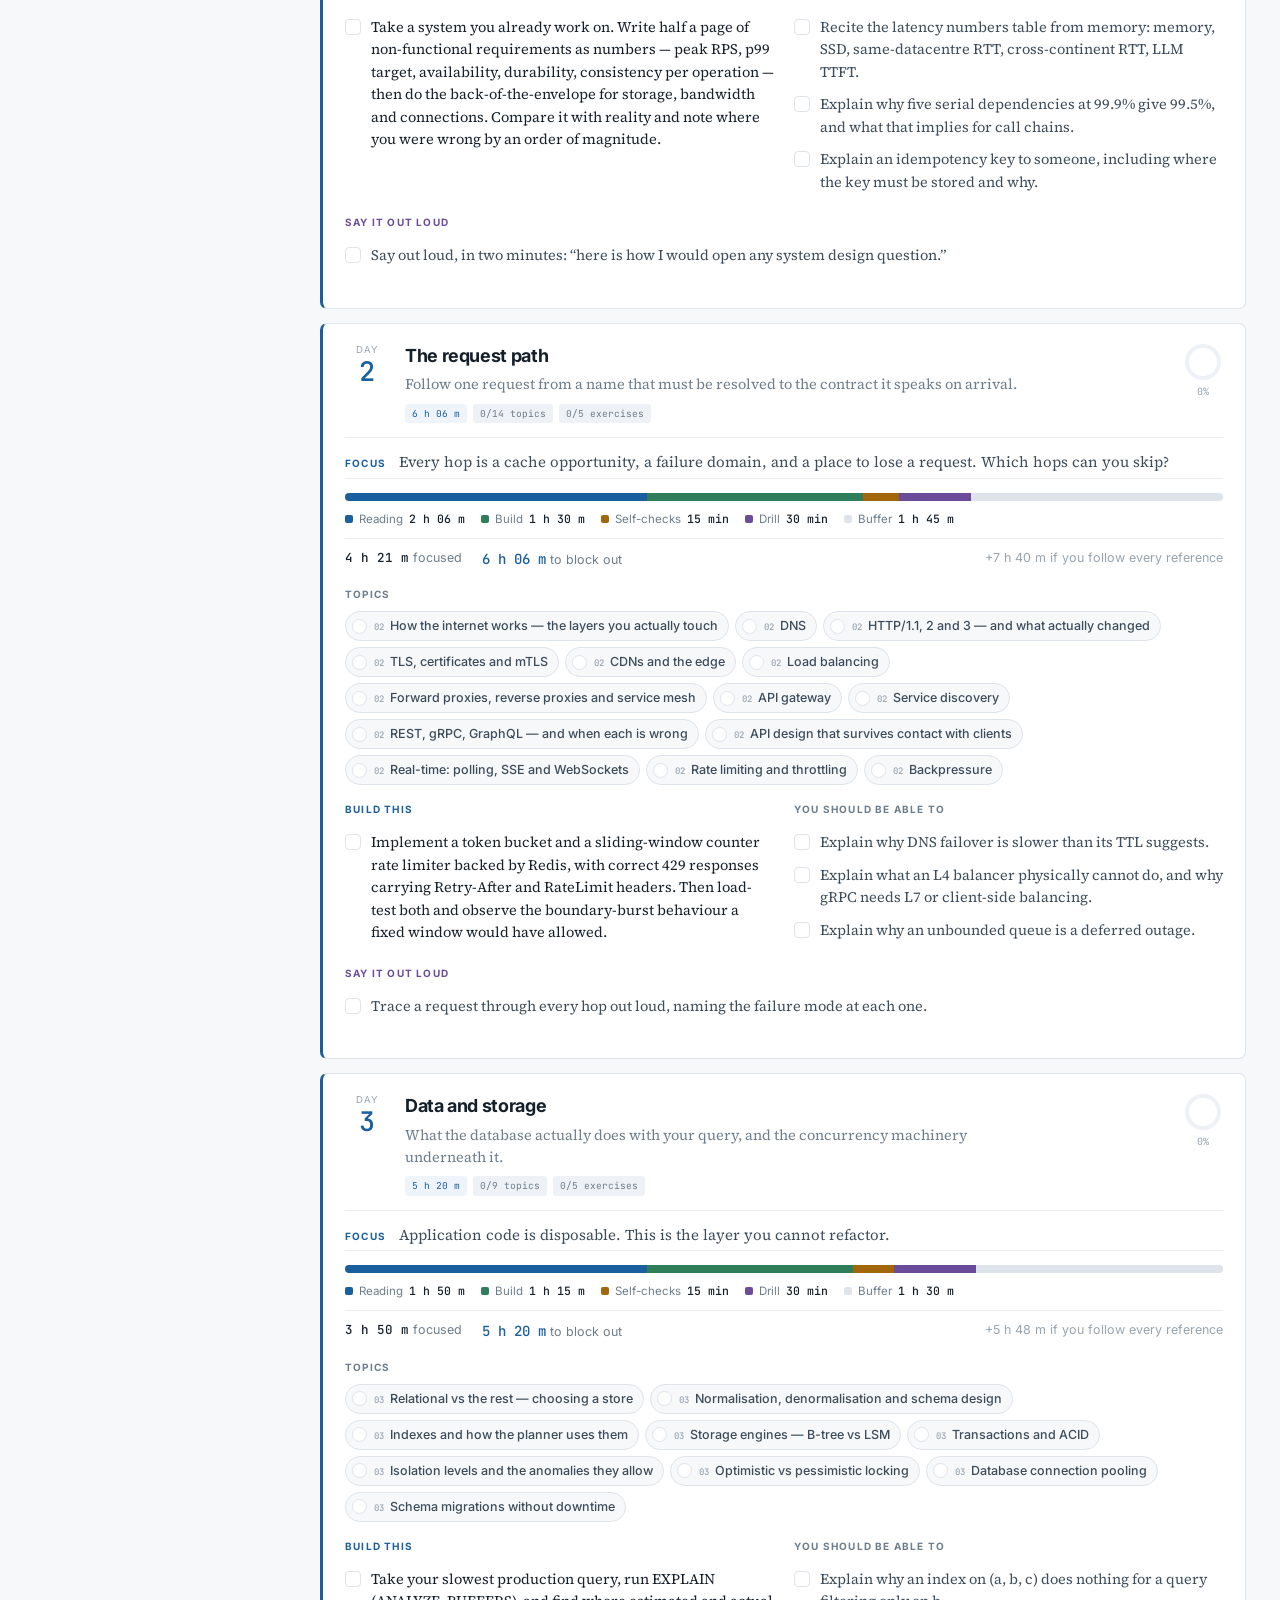
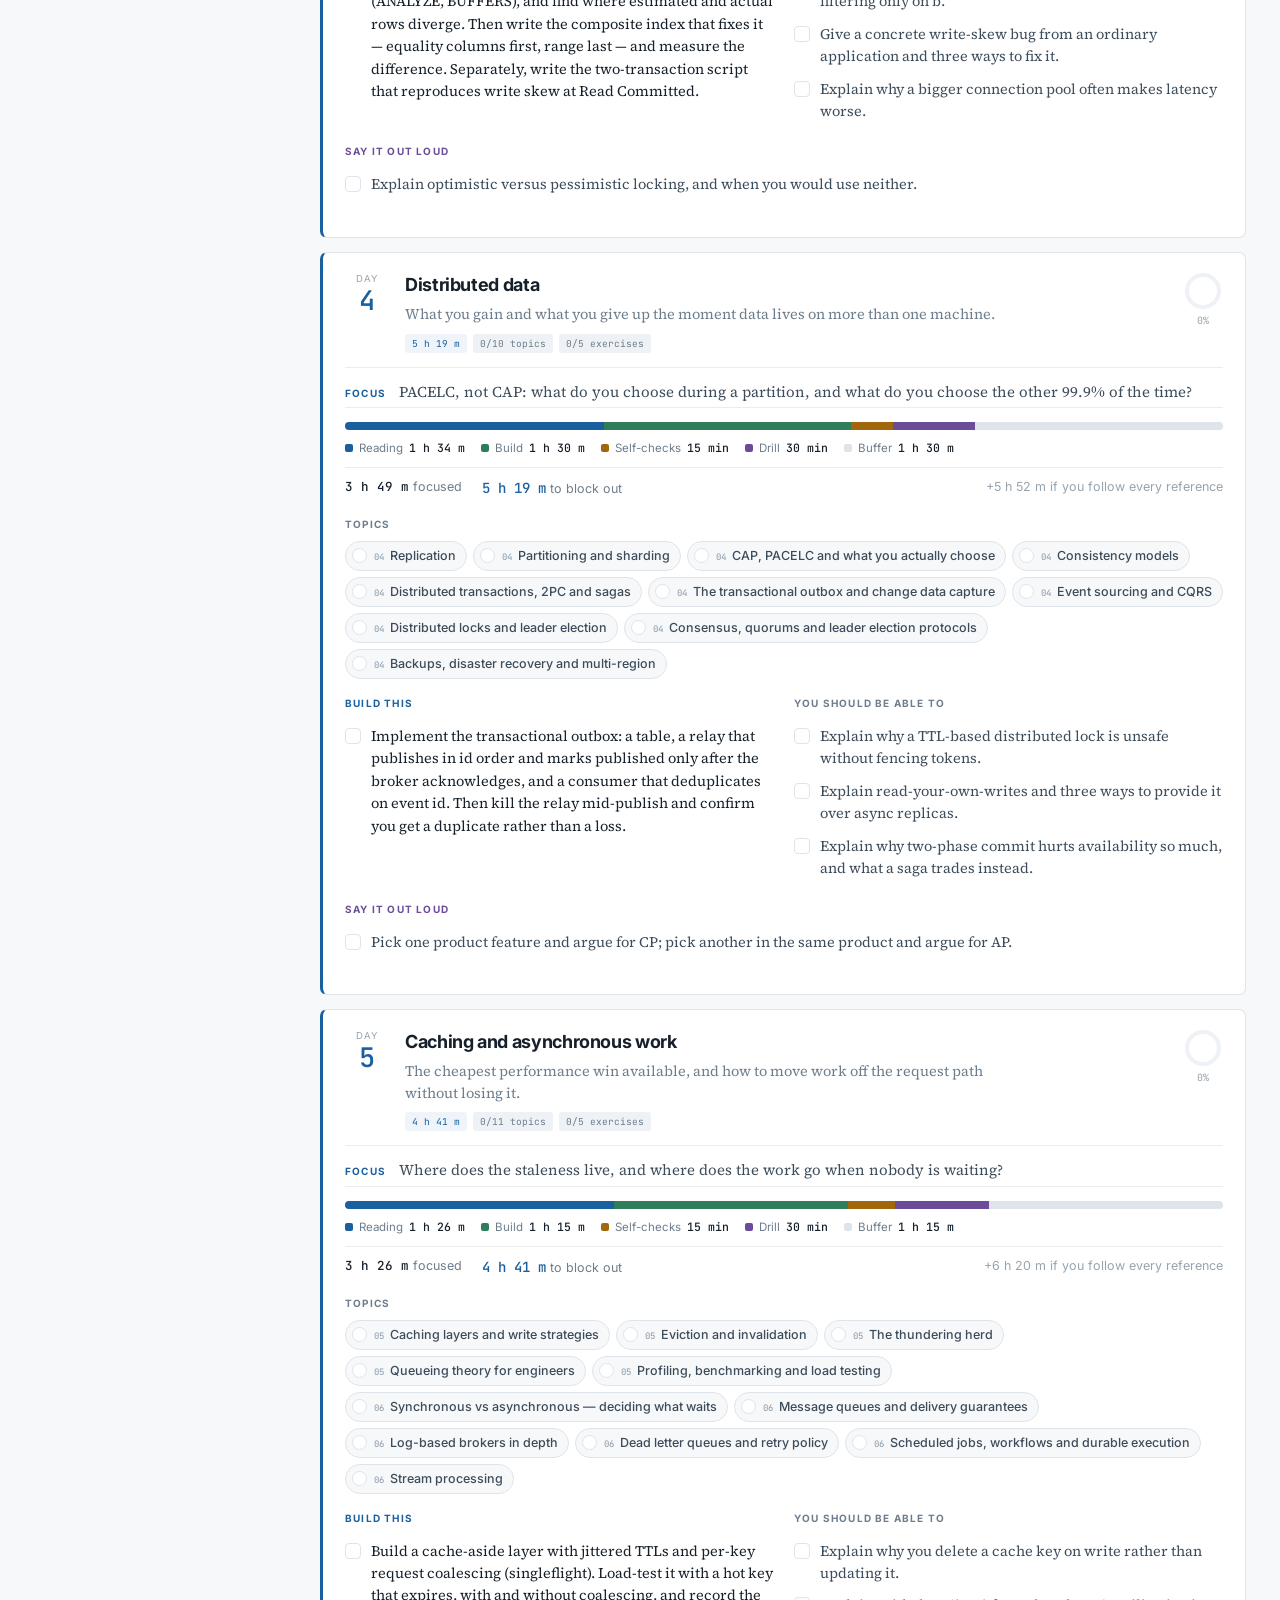
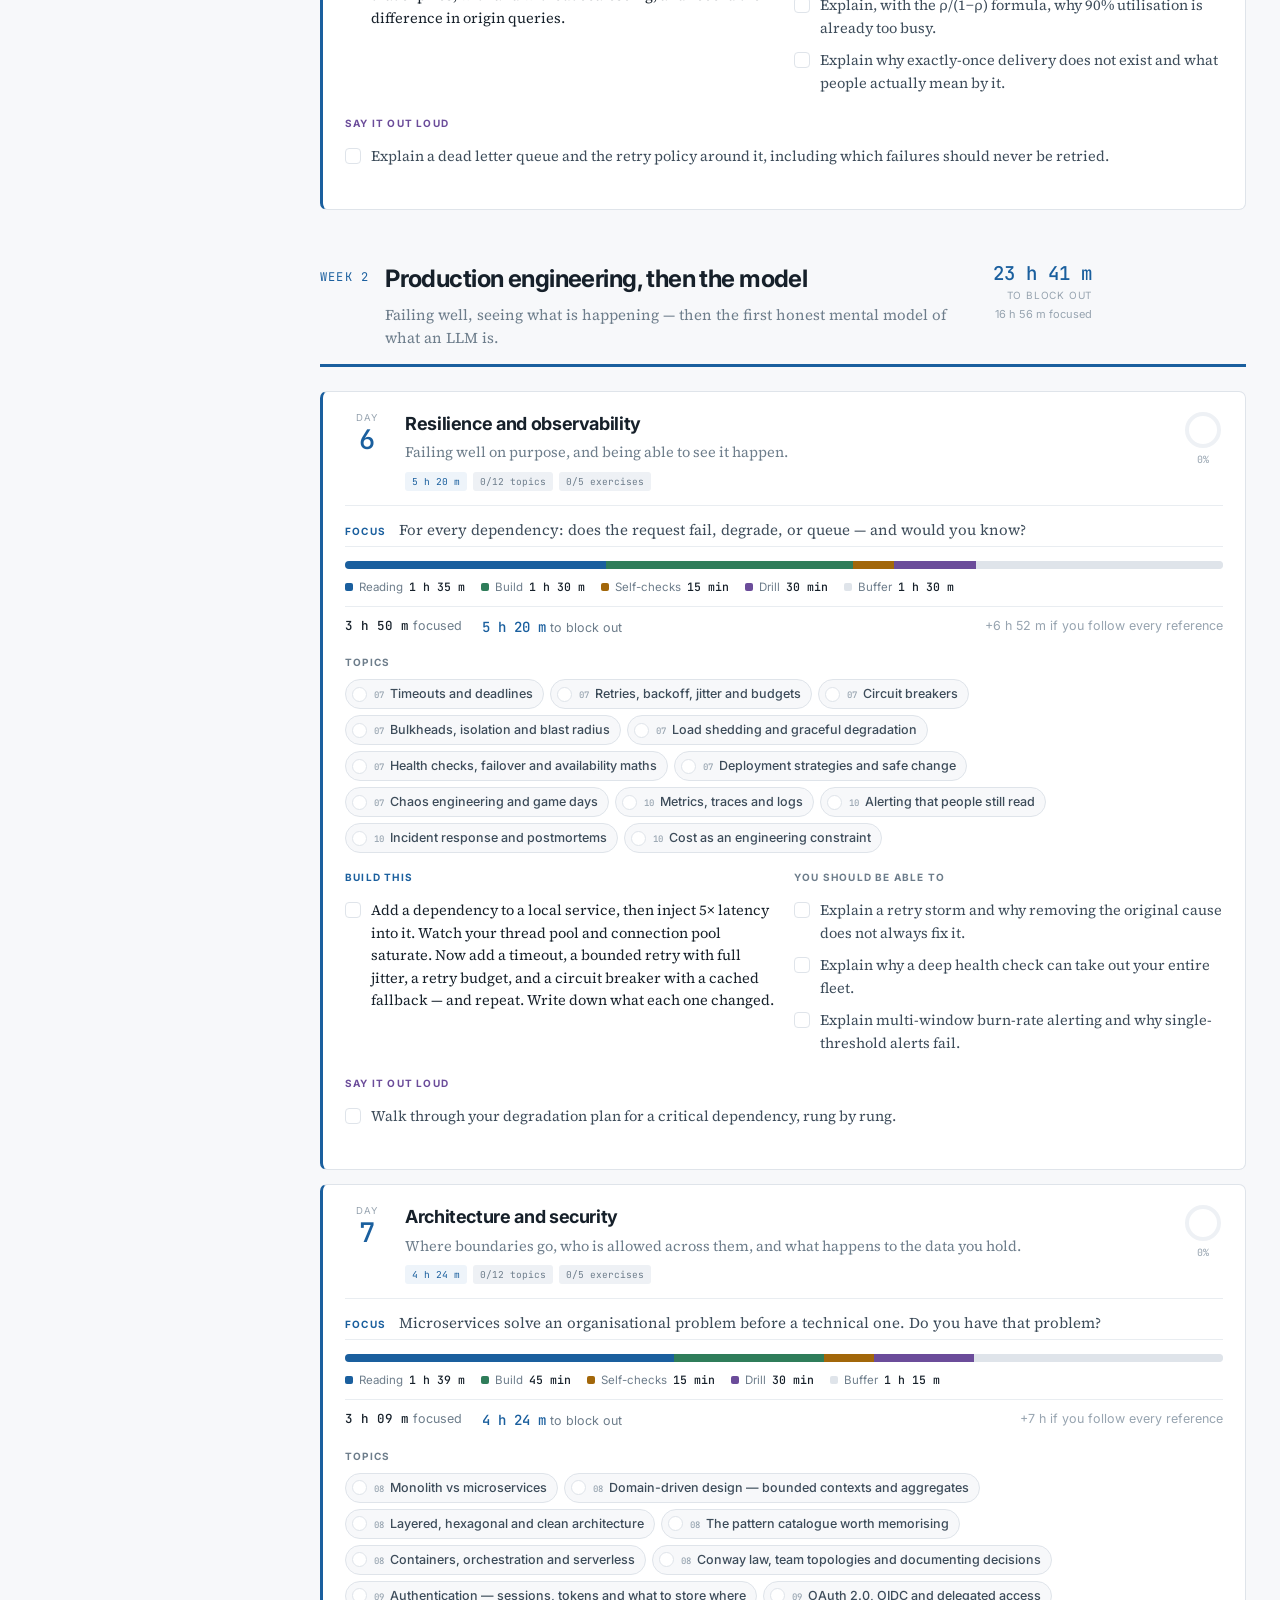
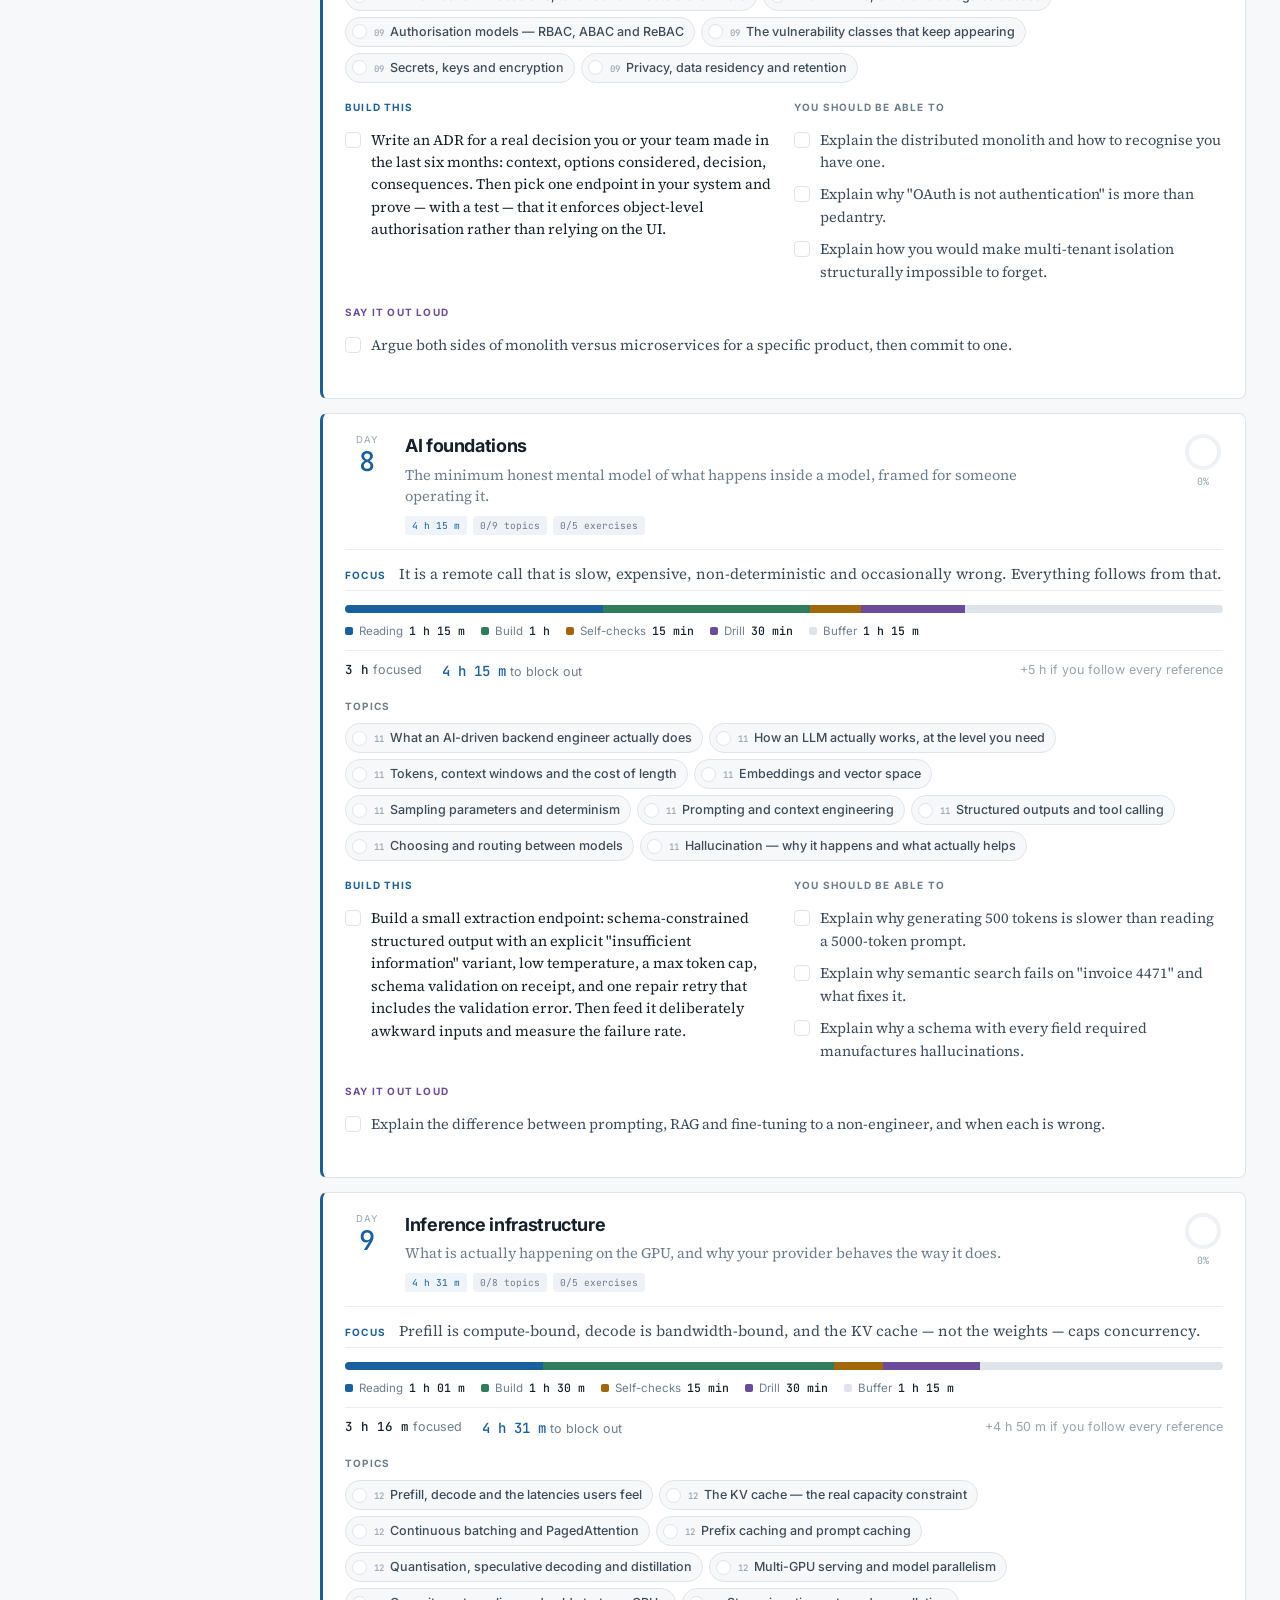
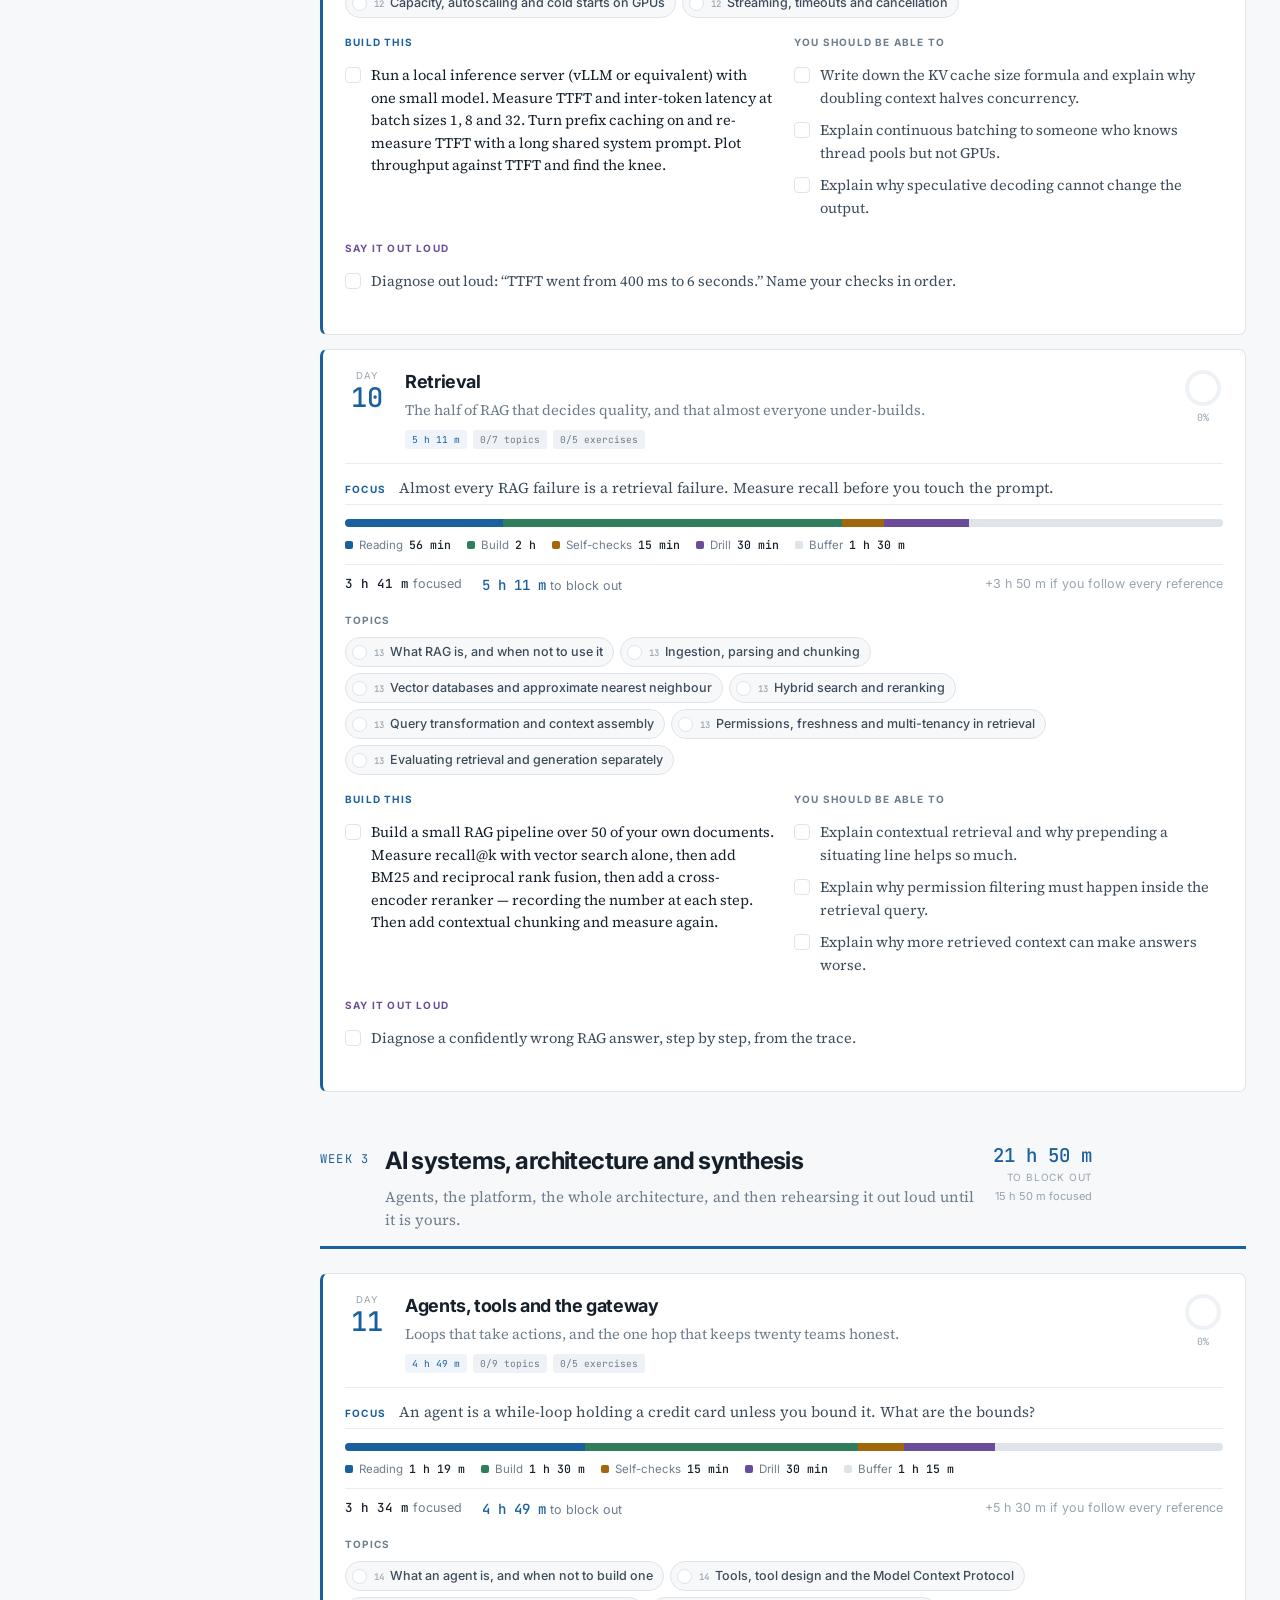
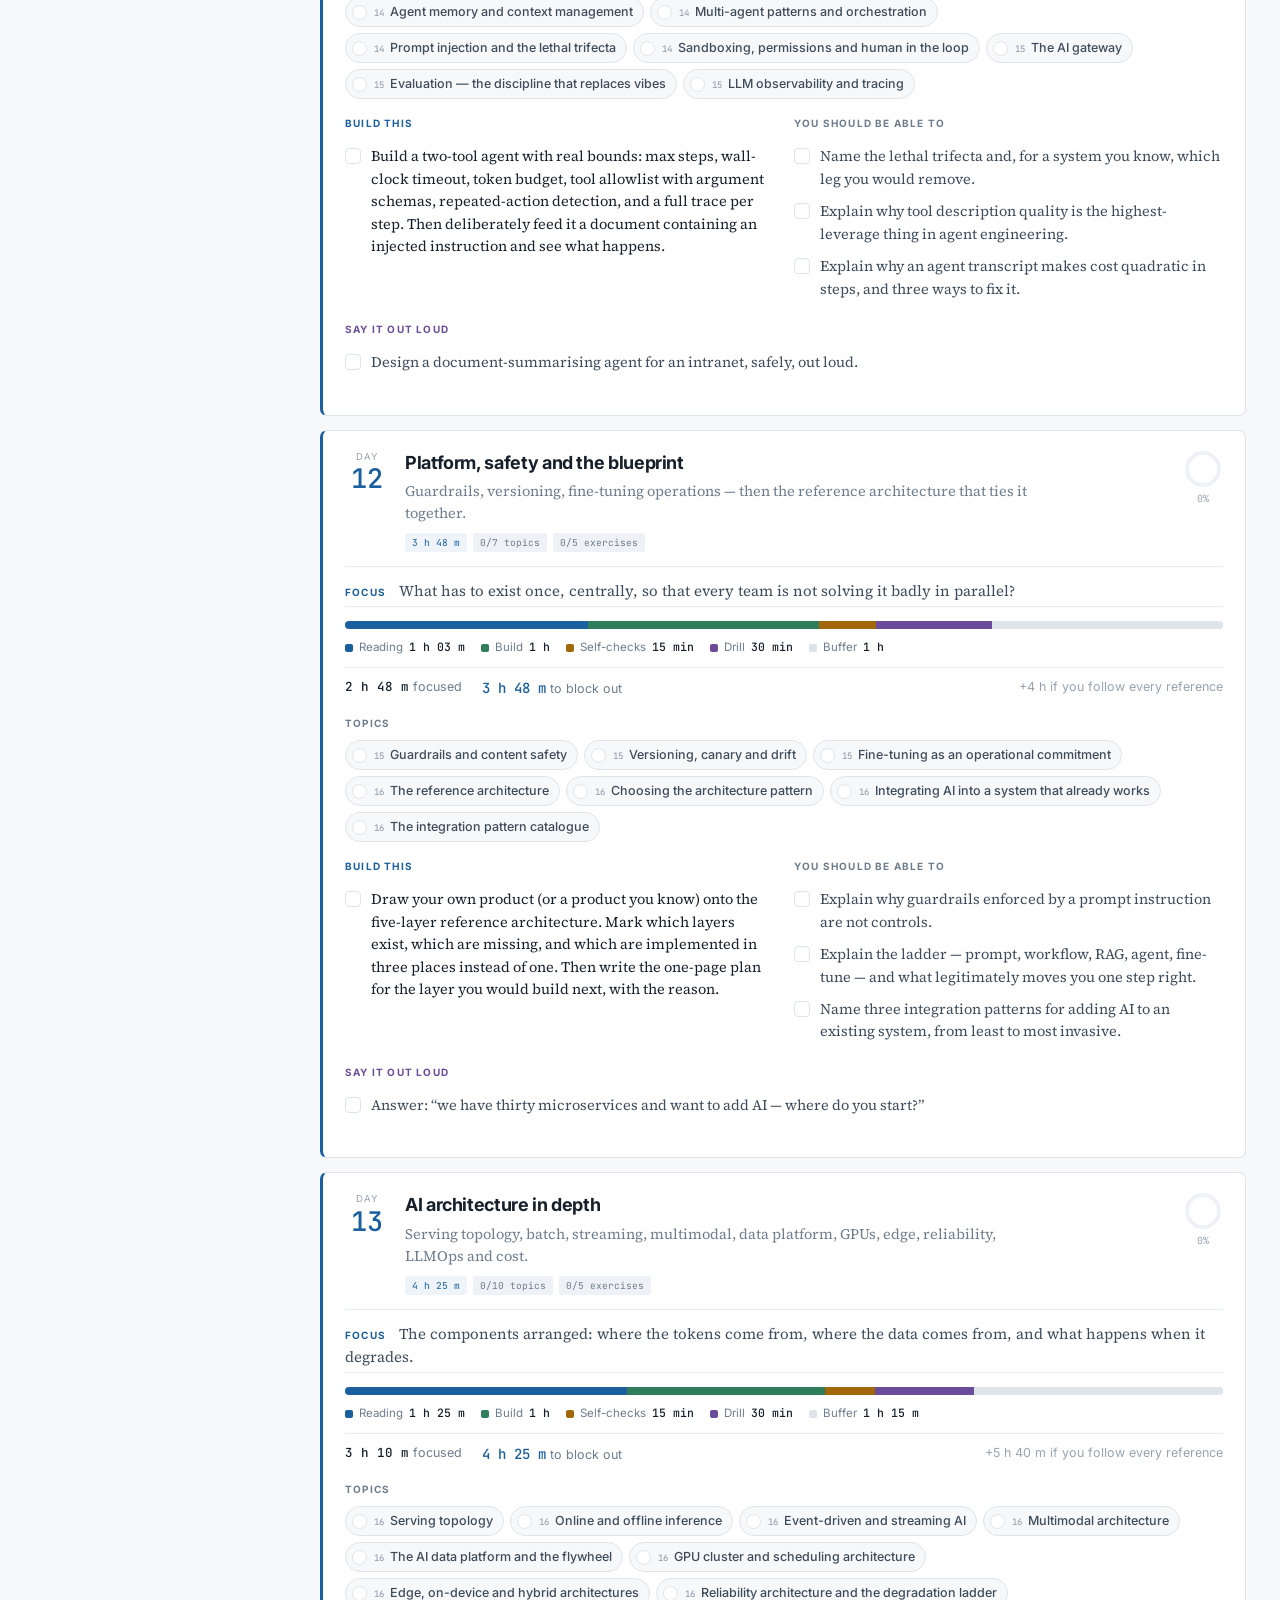
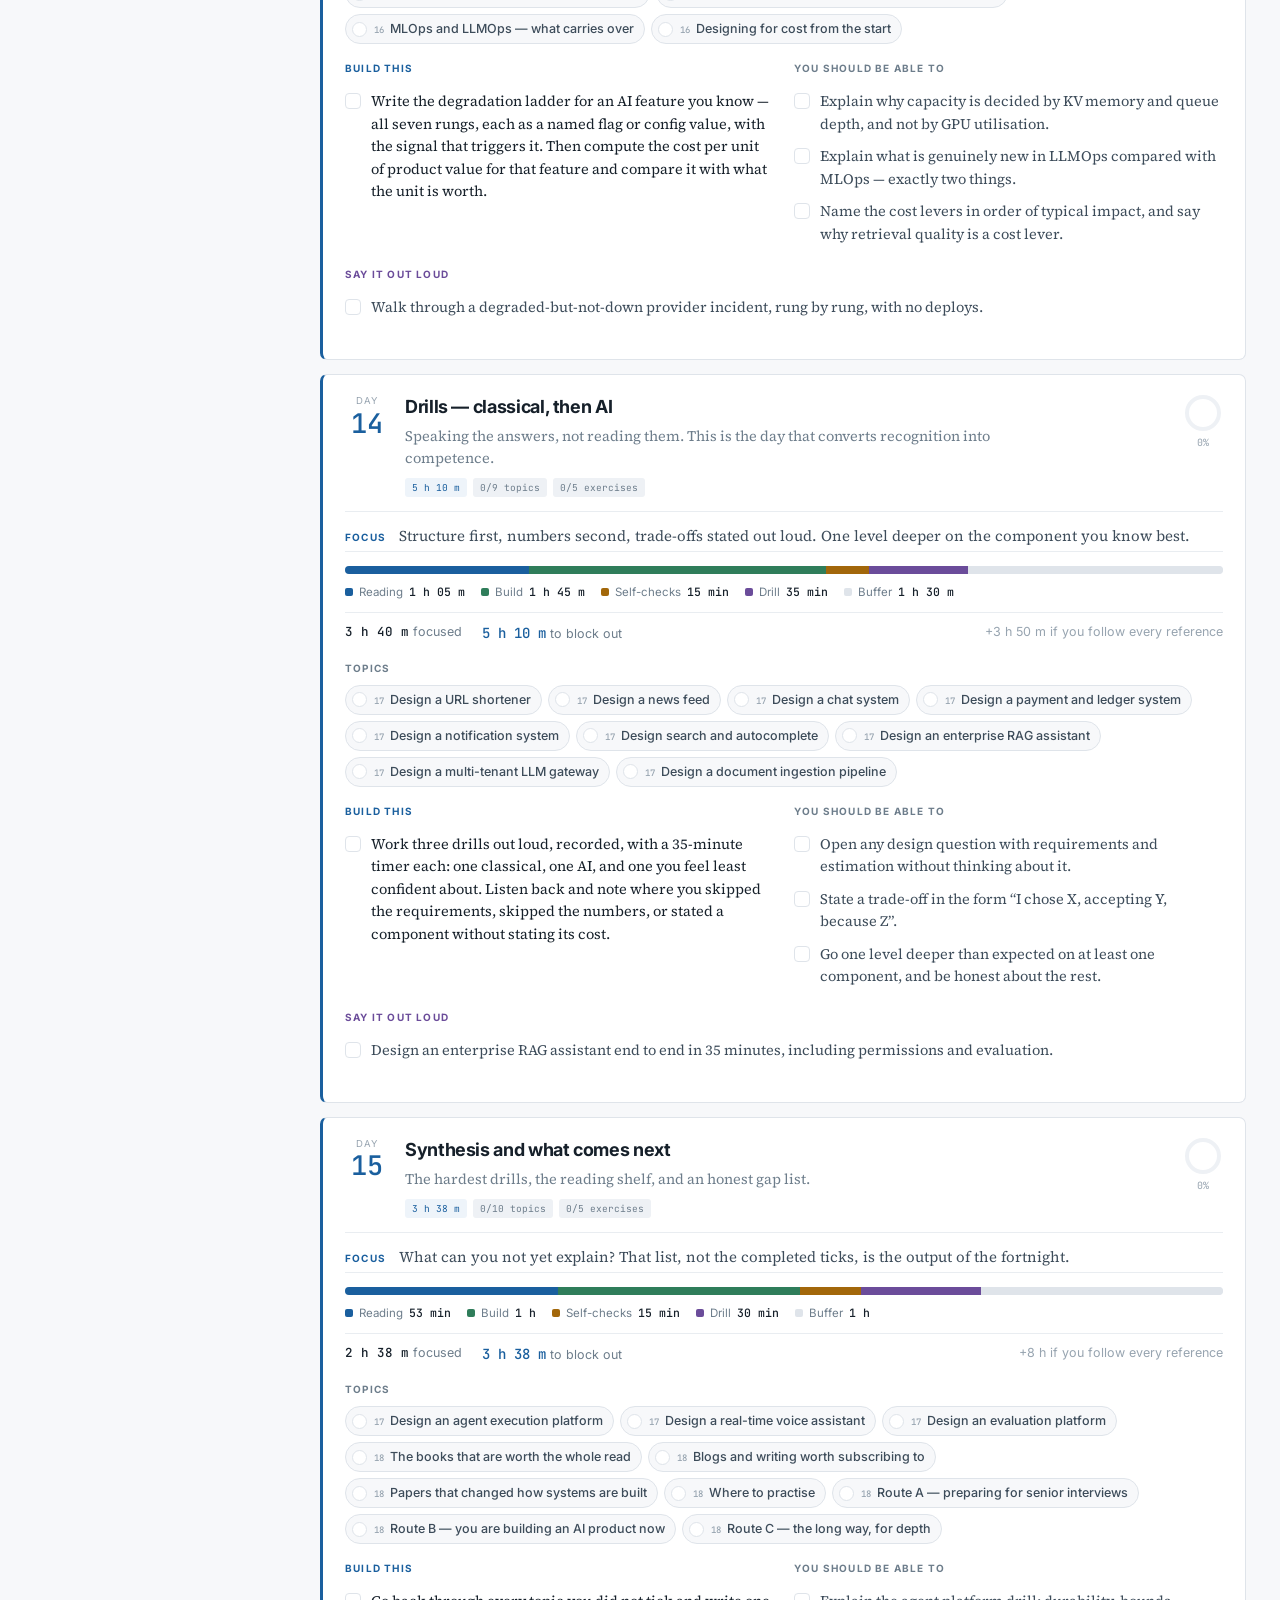
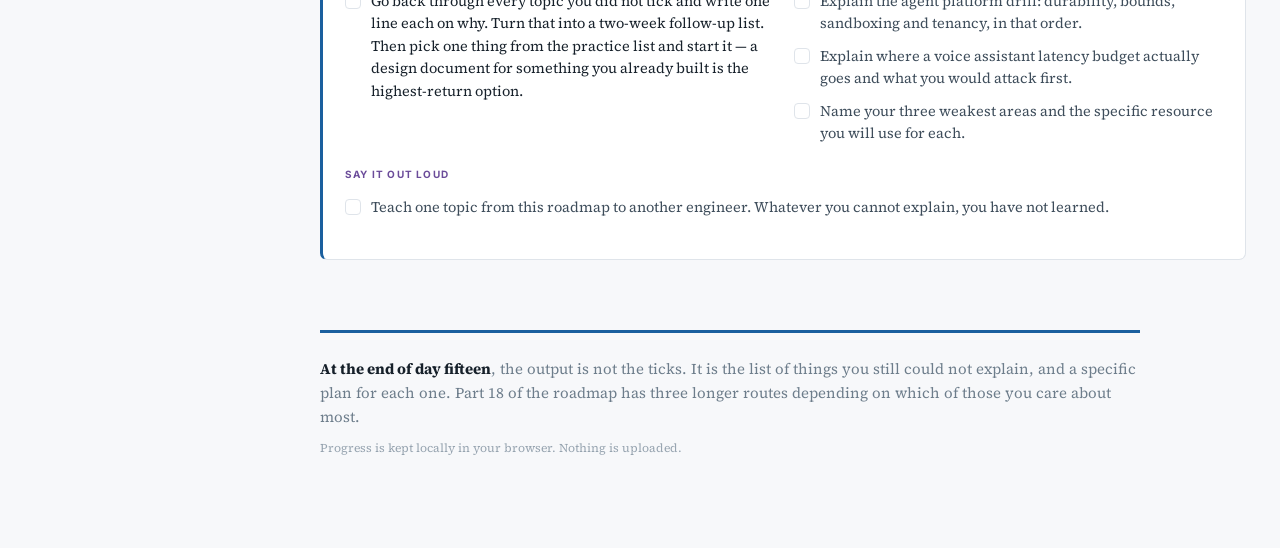
<file: plan.html>
<!doctype html>
<html lang="en">
<head>
<meta charset="utf-8">
<meta name="viewport" content="width=device-width, initial-scale=1">
<title>15-Day Plan — AI-Driven Backend Engineer Roadmap</title>
<meta name="description" content="A fifteen-day schedule through the AI-driven backend engineer roadmap: three weeks, five working days each, with a build exercise and a spoken drill every day.">
<meta name="color-scheme" content="light dark">
<link rel="icon" href="data:image/svg+xml,<svg xmlns='http://www.w3.org/2000/svg' viewBox='0 0 100 100'><rect width='100' height='100' rx='18' fill='%231a5f9e'/><path d='M26 68V32h12l12 22 12-22h12v36H62V48L52 66h-4L38 48v20z' fill='white'/></svg>">
<link rel="preconnect" href="https://fonts.googleapis.com">
<link rel="preconnect" href="https://fonts.gstatic.com" crossorigin>
<link href="https://fonts.googleapis.com/css2?family=Source+Serif+4:opsz,wght@8..60,400;8..60,600;8..60,700&family=Inter:wght@400;500;600;700&family=JetBrains+Mono:wght@400;500&display=swap" rel="stylesheet">
<link rel="stylesheet" href="assets/css/style.css?v=9">
</head>
<body>

<a class="skip" href="#main">Skip to content</a>

<header class="topbar">
  <div class="topbar-in">
    <a class="brand" href="index.html">
      <span class="brand-mark">AI·BE</span>
      <span class="brand-txt">
        <b>AI-Driven Backend Engineer</b>
        <i>System design, end to end</i>
      </span>
    </a>

    <nav class="page-nav">
      <a href="index.html">Roadmap</a>
      <a href="plan.html" class="on">15-Day Plan</a>
    </nav>

    <div class="topbar-progress" title="Plan completion">
      <div class="tp-bar"><span id="tpFill"></span></div>
      <span class="tp-num" id="tpNum">0%</span>
    </div>

    <nav class="topbar-actions">
      <button class="btn" id="btnStart" title="Set a start date to get calendar dates">Set start date</button>
      <button class="btn" id="btnProgress">Progress</button>
      <button class="btn icon" id="btnTheme" title="Toggle theme" aria-label="Toggle theme">
        <svg viewBox="0 0 20 20" width="16" height="16" aria-hidden="true"><path d="M10 2.5a7.5 7.5 0 1 0 7.5 7.5A6 6 0 0 1 10 2.5z" fill="currentColor"/></svg>
      </button>
    </nav>
  </div>
  <div class="topbar-rule"></div>
</header>

<div class="shell">

  <aside class="sidebar">
    <div class="side-in">
      <div class="side-lede">
        <p>Fifteen working days. <b id="topicTotal">—</b> topics, a build exercise every day, and a drill you say out loud.</p>
      </div>
      <div class="legend">
        <span><i class="dot core"></i> Done</span>
        <span><i class="dot deep" style="background:var(--amber)"></i> Started</span>
        <span><i class="dot opt"></i> Not begun</span>
      </div>
      <nav id="dayNav" class="side-nav" aria-label="Days"></nav>
      <div class="side-foot">
        <button class="linkish" id="btnToday">Jump to next unfinished</button>
      </div>
    </div>
  </aside>

  <main id="main" class="main">
    <section class="hero">
      <p class="eyebrow">Three weeks · five working days each</p>
      <h1>Fifteen days, in the order the ideas actually depend on each other.</h1>
      <p class="lede">
        The roadmap is a reference; this is a schedule. Each day is three to six
        hours: a set of topics, one thing you build with your hands, and a drill
        you answer out loud. The building and the speaking are not optional
        extras — they are the parts that convert recognition into competence.
      </p>
      <p class="lede">
        Topic ticks are shared with the roadmap, so anything you complete on
        either page counts on both. Everything is stored in this browser.
      </p>

      <div class="hero-stats">
        <div><b>15</b><span>days</span></div>
        <div><b id="statTopics">—</b><span>topics</span></div>
        <div><b id="statPlanned">—</b><span>hours, planned</span></div>
        <div><b id="statPerDay">—</b><span>per day, average</span></div>
        <div><b id="statDone">0</b><span>days complete</span></div>
      </div>

      <div class="hero-note">
        <h4>How to run it</h4>
        <ul>
          <li><b>Read, then build, then speak.</b> Reading alone produces the feeling of understanding and none of the substance. The build is short on purpose; the drill is where you find the gaps.</li>
          <li><b>Do not skip week one</b> because it looks familiar. Every AI topic in weeks two and three refers back to it — backpressure, idempotency, timeouts, percentiles, tenancy.</li>
          <li><b>Tick a topic when you could explain it to someone else, including its failure modes</b> — not when you have read it. A half-finished day honestly marked is worth more than a full one ticked out of momentum.</li>
          <li><b>If you fall behind, drop the build before the drill.</b> Speaking an answer is the highest-return thirty minutes in the plan.</li>
          <li><b>Every day already includes a buffer</b> of at least 45 minutes, and 35% on top of the focused time — for breaks, for re-reading the thing that did not land, and for the build that takes longer than it looks. The focused figure is the honest minimum; the planned figure is what to put in your calendar.</li>
        </ul>
      </div>
    </section>

    <div id="plan" class="plan"></div>

    <footer class="foot">
      <p><b>At the end of day fifteen</b>, the output is not the ticks. It is the list of things you still could not explain, and a specific plan for each one. Part 18 of the roadmap has three longer routes depending on which of those you care about most.</p>
      <p class="foot-meta">Progress is kept locally in your browser. Nothing is uploaded.</p>
    </footer>
  </main>
</div>

<!-- Progress sheet -->
<div class="palette-scrim" id="progScrim" hidden></div>
<div class="progress-sheet" id="progSheet" hidden role="dialog" aria-label="Progress">
  <h3>Plan progress</h3>
  <div id="progBreakdown" class="prog-breakdown"></div>
  <div class="prog-actions">
    <button class="btn" id="btnExport">Export progress</button>
    <label class="btn" for="importFile">Import progress</label>
    <input type="file" id="importFile" accept="application/json" hidden>
    <button class="btn danger" id="btnReset">Reset plan only</button>
  </div>
  <p class="prog-hint">Export includes both your topic ticks and your day-level progress. Resetting the plan clears build, check and drill boxes but keeps your topic ticks.</p>
</div>

<!-- Start date sheet -->
<div class="palette-scrim" id="dateScrim" hidden></div>
<div class="progress-sheet" id="dateSheet" hidden role="dialog" aria-label="Start date">
  <h3>Set a start date</h3>
  <p class="prog-hint" style="margin:0 0 14px">Each day maps to a working day, skipping weekends. Purely a planning aid — nothing enforces it.</p>
  <input type="date" id="startDate" class="date-input">
  <div class="prog-actions" style="margin-top:14px">
    <button class="btn" id="btnSaveDate">Save</button>
    <button class="btn" id="btnClearDate">Clear dates</button>
  </div>
</div>

<script src="assets/js/core.js?v=9"></script>
<script src="assets/js/data/01-foundations.js?v=9"></script>
<script src="assets/js/data/02-networking.js?v=9"></script>
<script src="assets/js/data/03-data.js?v=9"></script>
<script src="assets/js/data/04-distributed-data.js?v=9"></script>
<script src="assets/js/data/05-caching.js?v=9"></script>
<script src="assets/js/data/06-async.js?v=9"></script>
<script src="assets/js/data/07-resilience.js?v=9"></script>
<script src="assets/js/data/08-architecture.js?v=9"></script>
<script src="assets/js/data/09-security.js?v=9"></script>
<script src="assets/js/data/10-observability.js?v=9"></script>
<script src="assets/js/data/11-ai-foundations.js?v=9"></script>
<script src="assets/js/data/12-inference-infra.js?v=9"></script>
<script src="assets/js/data/13-rag.js?v=9"></script>
<script src="assets/js/data/14-agents.js?v=9"></script>
<script src="assets/js/data/15-ai-platform.js?v=9"></script>
<script src="assets/js/data/16-ai-architecture.js?v=9"></script>
<script src="assets/js/data/17-drills.js?v=9"></script>
<script src="assets/js/data/18-shelf.js?v=9"></script>
<script src="assets/js/time.js?v=9"></script>
<script src="assets/js/plan.js?v=9"></script>
<script src="assets/js/plan-app.js?v=9"></script>
</body>
</html>
</file>
<file: assets/css/style.css>
/* ===========================================================
   AI-Driven Backend Engineer — System Design Roadmap
   Visual language borrowed from the printed engineering
   reference: serif prose, a single blue accent, hairline
   rules, and boxed callouts that carry the warnings.
   =========================================================== */

:root{
  --ink:        #16202a;
  --ink-soft:   #3d4c5a;
  --ink-faint:  #6d7d8b;
  --ink-ghost:  #97a4b0;
  --paper:      #ffffff;
  --paper-2:    #f7f8fa;
  --paper-3:    #eef1f5;
  --rule:       #dfe4ea;
  --rule-soft:  #e9edf1;

  --blue:       #1a5f9e;
  --blue-deep:  #12446f;
  --blue-tint:  #eef4fa;
  --blue-line:  #bcd4e8;

  --green:      #2f7d5a;
  --green-tint: #eef7f2;
  --green-line: #bcdfcc;

  --amber:      #a2670a;
  --amber-tint: #fdf5e8;
  --amber-line: #ecd9b0;

  --red:        #a83b2c;
  --red-tint:   #fcf1ef;
  --red-line:   #eec8c0;

  --purple:     #6b4c9a;
  --purple-tint:#f4f0fa;
  --purple-line:#d8cbeb;

  --serif: "Source Serif 4", Charter, "Bitstream Charter", "Iowan Old Style", Georgia, serif;
  --sans: Inter, -apple-system, BlinkMacSystemFont, "Segoe UI", Roboto, sans-serif;
  --mono: "JetBrains Mono", ui-monospace, SFMono-Regular, Menlo, Consolas, monospace;

  --shadow-1: 0 1px 2px rgba(16,32,48,.05), 0 2px 8px rgba(16,32,48,.04);
  --shadow-2: 0 8px 30px rgba(16,32,48,.10), 0 2px 8px rgba(16,32,48,.06);
  --shadow-3: 0 24px 70px rgba(16,32,48,.22);

  --side-w: 286px;
  --top-h: 58px;
  --r: 7px;
}

html[data-theme="dark"]{
  --ink:        #dde5ec;
  --ink-soft:   #b3c0cc;
  --ink-faint:  #8b99a6;
  --ink-ghost:  #6a7883;
  --paper:      #12181e;
  --paper-2:    #171f26;
  --paper-3:    #1e272f;
  --rule:       #2a353e;
  --rule-soft:  #222c34;

  --blue:       #6aa9dd;
  --blue-deep:  #9ac7ee;
  --blue-tint:  #16242f;
  --blue-line:  #2b4759;

  --green:      #63b98d;
  --green-tint: #14231c;
  --green-line: #2c4a3a;

  --amber:      #d3a153;
  --amber-tint: #251f13;
  --amber-line: #4c3d21;

  --red:        #dd8a7c;
  --red-tint:   #261a17;
  --red-line:   #4d322c;

  --purple:     #a58fd0;
  --purple-tint:#1d1a28;
  --purple-line:#3a3350;

  --shadow-1: 0 1px 2px rgba(0,0,0,.3);
  --shadow-2: 0 8px 30px rgba(0,0,0,.45);
  --shadow-3: 0 24px 70px rgba(0,0,0,.6);
}

*,*::before,*::after{ box-sizing:border-box; }
[hidden]{ display:none !important; }
html{ scroll-behavior:smooth; }
body{
  margin:0; background:var(--paper-2); color:var(--ink);
  font-family:var(--sans); font-size:15px; line-height:1.6;
  -webkit-font-smoothing:antialiased; text-rendering:optimizeLegibility;
}
a{ color:var(--blue); text-decoration:none; }
a:hover{ text-decoration:underline; text-underline-offset:2px; }
button{ font:inherit; color:inherit; }
kbd{
  font-family:var(--mono); font-size:10.5px; padding:1px 5px;
  border:1px solid var(--rule); border-bottom-width:2px; border-radius:4px;
  background:var(--paper); color:var(--ink-faint);
}
.skip{ position:absolute; left:-9999px; }
.skip:focus{ left:12px; top:12px; z-index:999; background:var(--paper); padding:8px 14px; border-radius:6px; box-shadow:var(--shadow-2); }

/* ---------------- top bar ---------------- */
.topbar{ position:sticky; top:0; z-index:60; background:color-mix(in srgb, var(--paper) 88%, transparent); backdrop-filter:blur(12px); }
.topbar-in{ height:var(--top-h); display:flex; align-items:center; gap:18px; padding:0 20px; max-width:1660px; margin:0 auto; }
.topbar-rule{ height:3px; background:var(--blue); opacity:.9; }
.brand{ display:flex; align-items:center; gap:11px; color:inherit; text-decoration:none!important; flex:0 0 auto; }
.brand-mark{
  font-family:var(--mono); font-size:11px; font-weight:500; letter-spacing:.06em;
  background:var(--blue); color:#fff; padding:6px 8px; border-radius:5px;
}
.brand-txt{ display:flex; flex-direction:column; line-height:1.18; }
.brand-txt b{ font-size:13.5px; font-weight:650; letter-spacing:-.01em; }
.brand-txt i{ font-style:normal; font-size:11px; color:var(--ink-faint); }

.topbar-progress{ flex:1 1 auto; display:flex; align-items:center; gap:10px; max-width:340px; margin:0 auto; }
.tp-bar{ flex:1; height:5px; border-radius:99px; background:var(--paper-3); overflow:hidden; }
.tp-bar span{ display:block; height:100%; width:0%; background:linear-gradient(90deg,var(--blue),var(--green)); transition:width .35s ease; }
.tp-num{ font-family:var(--mono); font-size:11px; color:var(--ink-faint); min-width:32px; text-align:right; }

.topbar-actions{ display:flex; align-items:center; gap:7px; flex:0 0 auto; }
.btn{
  display:inline-flex; align-items:center; gap:7px; cursor:pointer;
  background:var(--paper); border:1px solid var(--rule); border-radius:6px;
  padding:6px 11px; font-size:12.5px; font-weight:500; color:var(--ink-soft);
  transition:border-color .15s, color .15s, background .15s;
}
.btn:hover{ border-color:var(--blue-line); color:var(--blue); }
.btn.icon{ padding:6px 8px; }
.btn.ghost{ background:transparent; }
.btn.danger:hover{ border-color:var(--red-line); color:var(--red); }
.btn.mark.is-done{ background:var(--green-tint); border-color:var(--green-line); color:var(--green); }
.btn kbd{ margin-left:2px; }

/* ---------------- shell ---------------- */
.shell{ display:grid; grid-template-columns:var(--side-w) minmax(0,1fr); max-width:1660px; margin:0 auto; align-items:start; }

.sidebar{ position:sticky; top:calc(var(--top-h) + 3px); height:calc(100vh - var(--top-h) - 3px); overflow-y:auto; border-right:1px solid var(--rule); background:var(--paper); }
.side-in{ padding:20px 16px 40px; }
.side-lede p{ margin:0 0 14px; font-size:12.5px; color:var(--ink-faint); line-height:1.55; }
.side-lede b{ color:var(--ink); }
.legend{ display:flex; gap:12px; font-size:11px; color:var(--ink-faint); padding-bottom:14px; border-bottom:1px solid var(--rule-soft); margin-bottom:12px; }
.legend span{ display:inline-flex; align-items:center; gap:5px; }
.dot{ width:8px; height:8px; border-radius:99px; display:inline-block; }
.dot.core{ background:var(--blue); }
.dot.deep{ background:var(--purple); }
.dot.opt{ background:transparent; border:1.5px dashed var(--ink-ghost); }

.side-nav{ display:flex; flex-direction:column; gap:1px; }
.sn-part{ }
.sn-head{
  width:100%; text-align:left; display:flex; align-items:center; gap:9px; cursor:pointer;
  background:none; border:0; padding:7px 8px; border-radius:5px; color:var(--ink-soft);
}
.sn-head:hover{ background:var(--paper-2); }
.sn-head.active{ background:var(--blue-tint); color:var(--blue-deep); }
.sn-num{ font-family:var(--mono); font-size:10px; color:var(--ink-ghost); flex:0 0 auto; }
.sn-head.active .sn-num{ color:var(--blue); }
.sn-title{ font-size:12.5px; font-weight:550; flex:1; letter-spacing:-.005em; }
.sn-pct{ font-family:var(--mono); font-size:10px; color:var(--ink-ghost); }
.sn-sub{ display:none; flex-direction:column; padding:2px 0 8px 26px; gap:1px; }
.sn-part.open .sn-sub{ display:flex; }
.sn-sub a{ font-size:11.5px; color:var(--ink-faint); padding:3px 6px; border-radius:4px; text-decoration:none!important; }
.sn-sub a:hover{ background:var(--paper-2); color:var(--blue); }
.side-foot{ margin-top:16px; padding-top:12px; border-top:1px solid var(--rule-soft); display:flex; gap:14px; }
.linkish{ background:none; border:0; padding:0; cursor:pointer; font-size:11.5px; color:var(--ink-faint); }
.linkish:hover{ color:var(--blue); text-decoration:underline; }

/* ---------------- main ---------------- */
.main{ padding:0 34px 80px; min-width:0; }

.hero{ max-width:820px; padding:52px 0 34px; }
.eyebrow{ font-size:10.5px; letter-spacing:.16em; text-transform:uppercase; color:var(--ink-ghost); margin:0 0 14px; font-weight:600; }
.hero h1{
  font-family:var(--sans); font-size:clamp(28px,4vw,42px); line-height:1.12;
  letter-spacing:-.028em; font-weight:700; margin:0 0 8px; color:var(--ink);
}
.hero h1::after{ content:""; display:block; width:78px; height:3px; background:var(--blue); margin-top:20px; }
.lede{ font-family:var(--serif); font-size:17.5px; line-height:1.62; color:var(--ink-soft); margin:20px 0; }
.lede em{ color:var(--ink); font-style:italic; }
.lede b{ color:var(--ink); font-weight:600; }

.hero-stats{ display:flex; gap:34px; flex-wrap:wrap; padding:22px 0; border-top:1px solid var(--rule); border-bottom:1px solid var(--rule); margin:30px 0; }
.hero-stats div{ display:flex; flex-direction:column; }
.hero-stats b{ font-family:var(--mono); font-size:25px; font-weight:500; color:var(--blue); line-height:1.1; }
.hero-stats span{ font-size:11px; text-transform:uppercase; letter-spacing:.08em; color:var(--ink-ghost); margin-top:4px; }

.hero-note{ background:var(--blue-tint); border:1px solid var(--blue-line); border-radius:var(--r); padding:16px 20px; }
.hero-note h4{ margin:0 0 9px; font-size:11px; letter-spacing:.11em; text-transform:uppercase; color:var(--blue); font-weight:700; }
.hero-note ul{ margin:0; padding-left:17px; }
.hero-note li{ font-family:var(--serif); font-size:14.5px; line-height:1.55; color:var(--ink-soft); margin-bottom:5px; }
.hero-note li b{ color:var(--ink); }

/* ---------------- roadmap ---------------- */
.roadmap{ display:flex; flex-direction:column; gap:8px; }

.part{ padding:30px 0 8px; scroll-margin-top:80px; }
.part-head{ display:flex; align-items:flex-start; gap:16px; padding-bottom:14px; border-bottom:1px solid var(--rule); margin-bottom:22px; }
.part-num{
  font-family:var(--mono); font-size:22px; font-weight:500; color:var(--blue);
  line-height:1; padding-top:4px; flex:0 0 auto; opacity:.85;
}
.part-meta{ flex:1; min-width:0; }
.part-meta h2{ margin:0 0 5px; font-size:23px; font-weight:700; letter-spacing:-.02em; }
.part-meta p{ margin:0; font-family:var(--serif); font-size:15px; color:var(--ink-faint); line-height:1.55; max-width:74ch; }
.part-ring{ flex:0 0 auto; display:flex; flex-direction:column; align-items:center; gap:3px; }
.part-ring svg{ display:block; }
.part-ring span{ font-family:var(--mono); font-size:10px; color:var(--ink-ghost); }

.group{ margin-bottom:26px; }
.group-title{
  display:flex; align-items:center; gap:11px; margin:0 0 12px;
  font-size:11px; font-weight:700; letter-spacing:.12em; text-transform:uppercase; color:var(--ink-faint);
}
.group-title::after{ content:""; flex:1; height:1px; background:var(--rule-soft); }

.cards{ display:grid; grid-template-columns:repeat(auto-fill,minmax(268px,1fr)); gap:9px; }

.card{
  position:relative; display:flex; align-items:flex-start; gap:10px; cursor:pointer; text-align:left;
  background:var(--paper); border:1px solid var(--rule); border-left:3px solid var(--blue);
  border-radius:var(--r); padding:11px 13px 11px 12px; transition:box-shadow .15s, border-color .15s, transform .12s;
}
.card:hover{ box-shadow:var(--shadow-2); transform:translateY(-1px); }
.card.lvl-deep{ border-left-color:var(--purple); }
.card.lvl-opt{ border-left-color:var(--ink-ghost); border-left-style:dashed; }
.card.done{ background:var(--green-tint); border-color:var(--green-line); border-left-color:var(--green); }
.card.learning{ background:var(--amber-tint); border-color:var(--amber-line); border-left-color:var(--amber); }

.card-tick{
  flex:0 0 auto; width:17px; height:17px; margin-top:1px; border-radius:5px;
  border:1.5px solid var(--rule); background:var(--paper); cursor:pointer;
  display:grid; place-items:center; color:transparent; font-size:10px; line-height:1;
  transition:all .14s;
}
.card-tick:hover{ border-color:var(--blue); }
.card.done .card-tick{ background:var(--green); border-color:var(--green); color:#fff; }
.card.learning .card-tick{ background:var(--amber); border-color:var(--amber); color:#fff; }
.card-body{ flex:1; min-width:0; }
.card-t{ font-size:13.5px; font-weight:600; letter-spacing:-.01em; line-height:1.3; margin-bottom:2px; }
.card-s{ font-size:11.5px; color:var(--ink-faint); line-height:1.45; }
.card-flags{ display:flex; gap:4px; margin-top:6px; flex-wrap:wrap; }
.flag{ font-family:var(--mono); font-size:9px; letter-spacing:.03em; padding:1px 5px; border-radius:3px; background:var(--paper-3); color:var(--ink-faint); }
.flag.dg{ background:var(--blue-tint); color:var(--blue); }
.flag.q{ background:var(--purple-tint); color:var(--purple); }

/* ---------------- drawer ---------------- */
.drawer-scrim{ position:fixed; inset:0; background:rgba(14,22,30,.42); z-index:80; animation:fade .18s ease; }
@keyframes fade{ from{opacity:0} to{opacity:1} }
.drawer{
  position:fixed; top:0; right:0; bottom:0; width:min(880px,100vw); z-index:90;
  background:var(--paper); box-shadow:var(--shadow-3); display:flex; flex-direction:column;
  animation:slide .24s cubic-bezier(.22,.9,.3,1);
}
@keyframes slide{ from{ transform:translateX(28px); opacity:.4 } to{ transform:none; opacity:1 } }
.drawer-head{
  display:flex; align-items:flex-start; gap:14px; padding:18px 26px 14px;
  border-bottom:1px solid var(--rule); flex:0 0 auto;
}
.dh-left{ flex:1; min-width:0; }
.crumb{ font-family:var(--mono); font-size:10px; letter-spacing:.05em; text-transform:uppercase; color:var(--ink-ghost); display:block; margin-bottom:5px; }
.drawer-head h2{ margin:0; font-size:24px; font-weight:700; letter-spacing:-.024em; line-height:1.2; }
.dh-right{ display:flex; gap:7px; flex:0 0 auto; }
.drawer-body{ flex:1; overflow-y:auto; padding:24px 26px 40px; }
.drawer-foot{ flex:0 0 auto; display:flex; justify-content:space-between; gap:10px; padding:12px 26px; border-top:1px solid var(--rule); background:var(--paper-2); }

/* ------ drawer content typography ------ */
.dc-summary{ font-family:var(--serif); font-size:18px; line-height:1.55; color:var(--ink); margin:0 0 22px; }
.dc-h{
  font-size:11px; font-weight:700; letter-spacing:.13em; text-transform:uppercase;
  color:var(--blue); margin:28px 0 10px; display:flex; align-items:center; gap:10px;
}
.dc-h::after{ content:""; flex:1; height:1px; background:var(--rule-soft); }
.dc-h.warn{ color:var(--amber); }
.dc-h.bad{ color:var(--red); }
.dc-h.good{ color:var(--green); }

.dc-list{ margin:0; padding-left:19px; }
.dc-list li{ font-family:var(--serif); font-size:15.5px; line-height:1.6; color:var(--ink-soft); margin-bottom:8px; }
.dc-list li b{ color:var(--ink); font-weight:600; }
.dc-list li code, .dc-p code, .analogy code{ font-family:var(--mono); font-size:13px; background:var(--paper-3); padding:1px 5px; border-radius:4px; color:var(--ink); }

.analogy{
  background:var(--purple-tint); border:1px solid var(--purple-line); border-radius:var(--r);
  padding:14px 18px; margin:0 0 22px; position:relative;
}
.analogy h4{ margin:0 0 6px; font-size:10.5px; letter-spacing:.13em; text-transform:uppercase; color:var(--purple); font-weight:700; }
.analogy p{ margin:0; font-family:var(--serif); font-size:15.5px; line-height:1.58; color:var(--ink-soft); }

.callout{ border-radius:var(--r); padding:14px 18px; margin:14px 0 0; border:1px solid; }
.callout h4{ margin:0 0 8px; font-size:10.5px; letter-spacing:.13em; text-transform:uppercase; font-weight:700; }
.callout ul{ margin:0; padding-left:17px; }
.callout li{ font-family:var(--serif); font-size:14.5px; line-height:1.55; margin-bottom:5px; }
.callout.blue{ background:var(--blue-tint); border-color:var(--blue-line); }
.callout.blue h4{ color:var(--blue); }
.callout.amber{ background:var(--amber-tint); border-color:var(--amber-line); }
.callout.amber h4{ color:var(--amber); }
.callout.red{ background:var(--red-tint); border-color:var(--red-line); }
.callout.red h4{ color:var(--red); }
.callout.green{ background:var(--green-tint); border-color:var(--green-line); }
.callout.green h4{ color:var(--green); }
.callout li{ color:var(--ink-soft); }
.callout li b{ color:var(--ink); }

.two-col{ display:grid; grid-template-columns:1fr 1fr; gap:12px; }
@media (max-width:760px){ .two-col{ grid-template-columns:1fr; } }

.dc-table{ width:100%; border-collapse:collapse; margin:12px 0 0; font-size:14px; }
.dc-table th{ text-align:left; font-size:10px; letter-spacing:.1em; text-transform:uppercase; color:var(--ink-faint); font-weight:700; padding:8px 12px; background:var(--paper-3); border:1px solid var(--rule); }
.dc-table td{ padding:9px 12px; border:1px solid var(--rule); vertical-align:top; font-family:var(--serif); font-size:14.5px; line-height:1.5; color:var(--ink-soft); }
.dc-table td:first-child{ font-family:var(--sans); font-size:13px; font-weight:600; color:var(--ink); width:1%; white-space:nowrap; }
.table-wrap{ overflow-x:auto; }

.qa{ border-top:1px solid var(--rule-soft); }
.qa details{ border-bottom:1px solid var(--rule-soft); }
.qa summary{
  cursor:pointer; padding:11px 2px 11px 24px; position:relative; list-style:none;
  font-size:14.5px; font-weight:600; color:var(--ink); line-height:1.45;
}
.qa summary::-webkit-details-marker{ display:none; }
.qa summary::before{
  content:"›"; position:absolute; left:6px; top:9px; color:var(--blue);
  font-size:17px; transition:transform .16s; display:inline-block;
}
.qa details[open] summary::before{ transform:rotate(90deg); }
.qa summary:hover{ color:var(--blue); }
.qa-a{ padding:0 2px 14px 24px; font-family:var(--serif); font-size:15px; line-height:1.62; color:var(--ink-soft); }
.qa-a b{ color:var(--ink); }
.qa-a code{ font-family:var(--mono); font-size:13px; background:var(--paper-3); padding:1px 5px; border-radius:4px; }

.numbers{ display:grid; grid-template-columns:repeat(auto-fill,minmax(190px,1fr)); gap:8px; }
.numbers div{ background:var(--paper-2); border:1px solid var(--rule); border-radius:6px; padding:9px 12px; }
.numbers b{ display:block; font-family:var(--mono); font-size:14px; color:var(--blue); }
.numbers span{ font-size:11.5px; color:var(--ink-faint); line-height:1.4; display:block; margin-top:2px; }

.refs{ display:flex; flex-direction:column; gap:2px; }
.refs a{ display:flex; gap:9px; padding:7px 9px; border-radius:5px; font-size:13.5px; align-items:baseline; text-decoration:none!important; }
.refs a:hover{ background:var(--paper-2); }
.refs a i{ font-style:normal; color:var(--ink-ghost); font-family:var(--mono); font-size:10px; flex:0 0 auto; width:16px; }
.refs a span{ color:var(--ink-soft); }
.refs a:hover span{ color:var(--blue); }

.code{
  font-family:var(--mono); font-size:12.5px; line-height:1.65; background:var(--paper-3);
  border-left:3px solid var(--blue); border-radius:0 6px 6px 0; padding:13px 16px;
  overflow-x:auto; margin:12px 0 0; color:var(--ink); white-space:pre;
}
.code .c{ color:var(--ink-ghost); }
.code .k{ color:var(--blue); font-weight:500; }
.code .s{ color:var(--green); }

/* diagrams */
.figure{ margin:6px 0 22px; }
.figure svg{ display:block; width:100%; height:auto; }
.figure figcaption{ font-size:11.5px; color:var(--ink-ghost); text-align:center; margin-top:8px; font-family:var(--serif); font-style:italic; }
.dg-box{ fill:var(--paper); stroke:var(--blue); stroke-width:1.4; }
.dg-box-2{ fill:var(--paper-2); stroke:var(--rule); stroke-width:1.2; }
.dg-ok{ fill:var(--green-tint); stroke:var(--green-line); stroke-width:1.2; }
.dg-warn{ fill:var(--amber-tint); stroke:var(--amber-line); stroke-width:1.2; }
.dg-bad{ fill:var(--red-tint); stroke:var(--red-line); stroke-width:1.2; }
.dg-t{ font-family:var(--sans); font-size:10.5px; fill:var(--ink); }
.dg-t.b{ font-weight:700; font-size:10px; letter-spacing:.05em; fill:var(--blue); }
.dg-t.sm{ font-size:8.5px; fill:var(--ink-faint); }
.dg-t.warnc{ fill:var(--amber); }
.dg-t.badc{ fill:var(--red); }
.dg-t.okc{ fill:var(--green); }
.dg-l{ stroke:var(--ink-faint); stroke-width:1.2; fill:none; }
.dg-l.dash{ stroke-dasharray:4 3; }
.dg-l.red{ stroke:var(--red); }
.dg-l.green{ stroke:var(--green); }
.dg-fill{ fill:var(--green-tint); }
.dg-arrow{ fill:var(--ink-faint); }
.dg-arrow.red{ fill:var(--red); }

/* ---------------- palette ---------------- */
.palette-scrim{ position:fixed; inset:0; background:rgba(14,22,30,.4); z-index:100; }
.palette{
  position:fixed; z-index:110; top:14vh; left:50%; transform:translateX(-50%);
  width:min(660px,92vw); background:var(--paper); border-radius:11px; box-shadow:var(--shadow-3);
  overflow:hidden; border:1px solid var(--rule);
}
.palette input{
  width:100%; border:0; border-bottom:1px solid var(--rule); padding:17px 20px;
  font-size:16px; font-family:var(--sans); background:transparent; color:var(--ink); outline:none;
}
.pal-results{ max-height:56vh; overflow-y:auto; padding:6px; }
.pal-item{ display:block; width:100%; text-align:left; background:none; border:0; padding:9px 13px; border-radius:6px; cursor:pointer; }
.pal-item:hover,.pal-item.sel{ background:var(--blue-tint); }
.pal-item b{ display:block; font-size:13.5px; font-weight:600; }
.pal-item span{ display:block; font-size:11.5px; color:var(--ink-faint); margin-top:1px; }
.pal-item i{ font-style:normal; font-family:var(--mono); font-size:9.5px; color:var(--ink-ghost); text-transform:uppercase; letter-spacing:.05em; }
.pal-empty{ padding:26px; text-align:center; color:var(--ink-ghost); font-size:13px; }
.pal-foot{ padding:8px 14px; border-top:1px solid var(--rule); font-size:11px; color:var(--ink-ghost); display:flex; gap:6px; align-items:center; background:var(--paper-2); }

/* ---------------- progress sheet ---------------- */
.progress-sheet{
  position:fixed; z-index:110; top:12vh; left:50%; transform:translateX(-50%);
  width:min(620px,92vw); max-height:82vh; overflow-y:auto; background:var(--paper);
  border:1px solid var(--rule); border-radius:11px; box-shadow:var(--shadow-3); padding:24px 26px;
}
.progress-sheet h3{ margin:0 0 16px; font-size:18px; font-weight:700; letter-spacing:-.02em; }
.prog-breakdown{ display:flex; flex-direction:column; gap:9px; margin-bottom:20px; }
.pb-row{ display:grid; grid-template-columns:1fr 90px 44px; gap:11px; align-items:center; font-size:12.5px; }
.pb-row .pb-bar{ height:5px; border-radius:99px; background:var(--paper-3); overflow:hidden; }
.pb-row .pb-bar i{ display:block; height:100%; background:var(--blue); }
.pb-row .pb-n{ font-family:var(--mono); font-size:10.5px; color:var(--ink-faint); text-align:right; }
.prog-actions{ display:flex; gap:8px; flex-wrap:wrap; }
.prog-hint{ font-size:11.5px; color:var(--ink-ghost); margin:14px 0 0; }

/* ---------------- footer ---------------- */
.foot{ margin-top:56px; padding-top:24px; border-top:3px solid var(--blue); max-width:820px; }
.foot p{ font-family:var(--serif); font-size:15px; color:var(--ink-faint); line-height:1.6; margin:0 0 10px; }
.foot b{ color:var(--ink); }
.foot-meta{ font-size:12px!important; color:var(--ink-ghost)!important; }

/* ---------------- responsive ---------------- */
@media (max-width:1080px){
  .shell{ grid-template-columns:1fr; }
  .sidebar{ display:none; }
  .main{ padding:0 20px 60px; }
  .topbar-progress{ max-width:180px; }
  .btn span{ display:none; }
  .btn kbd{ display:none; }
}
@media (max-width:640px){
  .hero{ padding:34px 0 22px; }
  .drawer-body{ padding:18px 18px 32px; }
  .drawer-head{ padding:14px 18px 12px; }
  .drawer-head h2{ font-size:20px; }
  .cards{ grid-template-columns:1fr; }
}

@media print{
  .topbar,.sidebar,.drawer,.drawer-scrim,.palette,.palette-scrim,.foot-meta{ display:none!important; }
  .shell{ grid-template-columns:1fr; }
  body{ background:#fff; }
  .card{ break-inside:avoid; }
}

/* ===========================================================
   Cross-page nav + the 15-day plan
   =========================================================== */
.page-nav{ display:flex; gap:2px; flex:0 0 auto; background:var(--paper-2); border:1px solid var(--rule); border-radius:7px; padding:2px; }
.page-nav a{
  font-size:12.5px; font-weight:550; padding:5px 12px; border-radius:5px;
  color:var(--ink-faint); text-decoration:none!important; white-space:nowrap;
}
.page-nav a:hover{ color:var(--blue); }
.page-nav a.on{ background:var(--paper); color:var(--ink); box-shadow:var(--shadow-1); }

.date-input{
  width:100%; padding:10px 12px; font:inherit; font-size:14px; color:var(--ink);
  background:var(--paper-2); border:1px solid var(--rule); border-radius:6px;
}

/* --- day navigation in the sidebar --- */
.side-nav .dn{
  display:flex; align-items:center; gap:9px; padding:6px 8px; border-radius:5px;
  text-decoration:none!important; color:var(--ink-soft);
}
.side-nav .dn:hover{ background:var(--paper-2); }
.side-nav .dn.active{ background:var(--blue-tint); }
.dn-n{ font-family:var(--mono); font-size:10px; color:var(--ink-ghost); flex:0 0 auto; }
.dn.done .dn-n{ color:var(--green); }
.dn.started .dn-n{ color:var(--amber); }
.dn-t{ flex:1; font-size:12.5px; font-weight:550; letter-spacing:-.005em; line-height:1.25; }
.dn-t i{ display:block; font-style:normal; font-size:10.5px; color:var(--ink-ghost); font-weight:400; }
.dn-p{ font-family:var(--mono); font-size:10px; color:var(--ink-ghost); }
.dn.done .dn-p{ color:var(--green); }

/* --- weeks --- */
.plan{ display:flex; flex-direction:column; gap:10px; }
.week{ padding-top:26px; scroll-margin-top:80px; }
.week-head{ display:flex; align-items:flex-start; gap:16px; padding-bottom:14px; border-bottom:3px solid var(--blue); margin-bottom:24px; }
.week-num{ font-family:var(--mono); font-size:12px; letter-spacing:.1em; text-transform:uppercase; color:var(--blue); padding-top:8px; flex:0 0 auto; }
.week-meta h2{ margin:0 0 5px; font-size:24px; font-weight:700; letter-spacing:-.024em; }
.week-meta p{ margin:0; font-family:var(--serif); font-size:15px; color:var(--ink-faint); line-height:1.55; max-width:74ch; }

/* --- day card --- */
.day{
  background:var(--paper); border:1px solid var(--rule); border-left:3px solid var(--blue);
  border-radius:var(--r); padding:18px 22px 20px; margin-bottom:14px; scroll-margin-top:80px;
}
.day.complete{ border-left-color:var(--green); background:var(--green-tint); }
.day-head{ display:flex; align-items:flex-start; gap:16px; padding-bottom:14px; border-bottom:1px solid var(--rule-soft); }
.day-num{ display:flex; flex-direction:column; align-items:center; flex:0 0 auto; width:44px; }
.day-num span{ font-size:9.5px; letter-spacing:.11em; text-transform:uppercase; color:var(--ink-ghost); }
.day-num b{ font-family:var(--mono); font-size:27px; font-weight:500; color:var(--blue); line-height:1.05; }
.day.complete .day-num b{ color:var(--green); }
.day-meta{ flex:1; min-width:0; }
.day-meta h3{ margin:0 0 4px; font-size:18px; font-weight:700; letter-spacing:-.02em; display:flex; align-items:baseline; gap:10px; flex-wrap:wrap; }
.day-date{ font-family:var(--mono); font-size:11px; font-weight:400; color:var(--ink-ghost); letter-spacing:0; }
.day-meta p{ margin:0 0 8px; font-family:var(--serif); font-size:14.5px; color:var(--ink-faint); line-height:1.5; max-width:78ch; }
.day-tags{ display:flex; gap:6px; flex-wrap:wrap; }
.tag{ font-family:var(--mono); font-size:9.5px; padding:2px 7px; border-radius:3px; background:var(--paper-3); color:var(--ink-faint); }
.tag.hours{ background:var(--blue-tint); color:var(--blue); }
.day-ring{ flex:0 0 auto; display:flex; flex-direction:column; align-items:center; gap:2px; }
.day-ring span{ font-family:var(--mono); font-size:10px; color:var(--ink-ghost); }

.day-focus{
  font-family:var(--serif); font-size:15px; line-height:1.55; color:var(--ink-soft);
  padding:12px 0 4px; border-bottom:1px solid var(--rule-soft); margin-bottom:14px;
}
.day-focus b{
  font-family:var(--sans); font-size:10px; letter-spacing:.12em; text-transform:uppercase;
  color:var(--blue); margin-right:9px; font-weight:700;
}

.day-sec{ margin-bottom:16px; }
.day-sec h4{
  margin:0 0 9px; font-size:10px; font-weight:700; letter-spacing:.12em;
  text-transform:uppercase; color:var(--ink-faint);
}
.day-sec.build h4{ color:var(--blue); }
.day-sec.drill h4{ color:var(--purple); }
.day-cols{ display:grid; grid-template-columns:1fr 1fr; gap:20px; }
@media (max-width:880px){ .day-cols{ grid-template-columns:1fr; } }

/* --- topic chips --- */
.chips{ display:flex; flex-wrap:wrap; gap:6px; }
.chip{
  display:inline-flex; align-items:center; gap:7px; padding:4px 10px 4px 6px;
  border:1px solid var(--rule); border-radius:99px; background:var(--paper-2);
  transition:border-color .14s, background .14s;
}
.chip:hover{ border-color:var(--blue-line); }
.chip.done{ background:var(--green-tint); border-color:var(--green-line); }
.chip.learning{ background:var(--amber-tint); border-color:var(--amber-line); }
.chip-tick{
  flex:0 0 auto; width:15px; height:15px; border-radius:99px; cursor:pointer;
  border:1.5px solid var(--rule); background:var(--paper); color:transparent;
  display:grid; place-items:center; font-size:9px; line-height:1; padding:0;
}
.chip-tick:hover{ border-color:var(--blue); }
.chip.done .chip-tick{ background:var(--green); border-color:var(--green); color:#fff; }
.chip.learning .chip-tick{ background:var(--amber); border-color:var(--amber); color:#fff; }
.chip-link{ font-size:12.5px; font-weight:500; color:var(--ink-soft); text-decoration:none!important; display:inline-flex; align-items:baseline; gap:6px; }
.chip-link:hover{ color:var(--blue); }
.chip-part{ font-family:var(--mono); font-size:9px; color:var(--ink-ghost); }
.chip.missing{ background:var(--red-tint); color:var(--red); font-family:var(--mono); font-size:11px; padding:4px 10px; }

/* --- tasks --- */
.task{ display:flex; align-items:flex-start; gap:10px; cursor:pointer; padding:5px 0; }
.task input{
  flex:0 0 auto; margin:3px 0 0; width:16px; height:16px; cursor:pointer;
  appearance:none; -webkit-appearance:none;
  border:1.5px solid var(--rule); border-radius:4px; background:var(--paper);
  display:grid; place-items:center; transition:all .14s;
}
.task input:hover{ border-color:var(--blue); }
.task input:checked{ background:var(--green); border-color:var(--green); }
.task input:checked::after{
  content:"✓"; color:#fff; font-size:10px; line-height:1;
}
.task input:focus-visible{ outline:2px solid var(--blue); outline-offset:2px; }
.task span{ font-family:var(--serif); font-size:14.5px; line-height:1.55; color:var(--ink-soft); }
.task input:checked + span{ color:var(--ink-ghost); text-decoration:line-through; text-decoration-thickness:1px; }
.day-sec.build .task span{ color:var(--ink); }
.day-sec.build .task input:checked + span{ color:var(--ink-ghost); }

@media (max-width:640px){
  .page-nav a{ padding:5px 8px; font-size:11.5px; }
  .day{ padding:14px 14px 16px; }
  .day-head{ gap:10px; }
}

/* ===========================================================
   The 15-day plan call to action, on the roadmap page
   =========================================================== */
.plan-cta{
  margin-top:22px; background:var(--paper); border:1px solid var(--rule);
  border-left:3px solid var(--purple); border-radius:var(--r); padding:20px 22px 16px;
  box-shadow:var(--shadow-1);
}
.pc-head{ display:flex; align-items:flex-start; gap:22px; }
.pc-head > div{ flex:1; min-width:0; }
.pc-eyebrow{
  display:block; font-size:10px; letter-spacing:.14em; text-transform:uppercase;
  color:var(--purple); font-weight:700; margin-bottom:7px;
}
.pc-head h3{ margin:0 0 7px; font-size:21px; font-weight:700; letter-spacing:-.022em; }
.pc-head p{ margin:0; font-family:var(--serif); font-size:14.5px; line-height:1.55; color:var(--ink-faint); max-width:66ch; }
.pc-btn{
  flex:0 0 auto; display:inline-flex; align-items:center; gap:8px; white-space:nowrap;
  background:var(--purple); color:#fff!important; text-decoration:none!important;
  font-size:13px; font-weight:600; padding:10px 16px; border-radius:6px;
  transition:transform .14s, box-shadow .14s, opacity .14s;
}
.pc-btn:hover{ transform:translateY(-1px); box-shadow:var(--shadow-2); opacity:.94; }
.pc-btn span{ transition:transform .14s; }
.pc-btn:hover span{ transform:translateX(2px); }

.pc-strip{ display:flex; gap:5px; margin:18px 0 0; }
.pc-day{
  flex:1; position:relative; height:44px; border-radius:5px; overflow:hidden; display:block;
  background:var(--paper-3); border:1px solid var(--rule); text-decoration:none!important;
  transition:border-color .14s, transform .12s;
}
.pc-day:hover{ border-color:var(--purple); transform:translateY(-2px); }
.pc-day b{
  position:absolute; z-index:2; top:5px; left:0; right:0; text-align:center;
  font-family:var(--mono); font-size:10px; font-weight:500; line-height:1;
  color:var(--ink-faint);
}
.pc-day i{
  position:absolute; left:0; right:0; bottom:0; display:block;
  background:var(--blue-line); transition:height .3s ease;
}
.pc-day.part i{ background:var(--amber-line); }
.pc-day.done{ border-color:var(--green-line); }
.pc-day.done i{ background:var(--green); }
.pc-day.done b{ color:#fff; }

.pc-foot{
  display:flex; flex-wrap:wrap; gap:6px 22px; margin-top:14px; padding-top:12px;
  border-top:1px solid var(--rule-soft); font-size:12.5px; color:var(--ink-faint);
}
.pc-foot b{ font-family:var(--mono); color:var(--ink); font-weight:500; }

/* sidebar plan link */
.side-plan{ margin-top:12px; }
.side-plan a{
  display:block; padding:10px 12px; border-radius:6px; text-decoration:none!important;
  background:var(--purple-tint); border:1px solid var(--purple-line);
  transition:border-color .14s, transform .12s;
}
.side-plan a:hover{ transform:translateY(-1px); border-color:var(--purple); }
.side-plan b{ display:block; font-size:12.5px; color:var(--purple); font-weight:650; }
.side-plan span{ display:block; font-size:11px; color:var(--ink-faint); margin-top:2px; }

@media (max-width:720px){
  .pc-head{ flex-direction:column; gap:14px; }
  .pc-btn{ width:100%; justify-content:center; }
  .pc-day b{ font-size:9px; }
}
@media print{ .plan-cta, .side-plan{ display:none!important; } }

/* ===========================================================
   Time estimates
   =========================================================== */
.flag.time{ background:var(--paper); border:1px solid var(--rule); color:var(--ink-faint); }
.card.done .flag.time{ background:transparent; }

.part-time{
  display:flex; flex-wrap:wrap; gap:4px 18px; margin-top:10px;
  font-size:12px; color:var(--ink-ghost);
}
.part-time b{ font-family:var(--mono); font-weight:500; color:var(--ink-soft); }
.part-time span:first-child b{ color:var(--blue); }
.part-time span:nth-child(2) b{ color:var(--purple); }

.drawer-time{ display:flex; gap:7px; margin-top:8px; flex-wrap:wrap; }
.drawer-time .tb{
  font-family:var(--mono); font-size:10.5px; padding:3px 9px; border-radius:99px;
  border:1px solid var(--rule); color:var(--ink-faint); background:var(--paper-2);
}
.drawer-time .tb.read{ border-color:var(--blue-line); color:var(--blue); background:var(--blue-tint); }
.drawer-time .tb.deep{ border-color:var(--purple-line); color:var(--purple); background:var(--purple-tint); }

/* --- per-day time breakdown on the plan page --- */
.day-time{ margin:0 0 16px; }
.dt-bar{ display:flex; height:8px; border-radius:99px; overflow:hidden; background:var(--paper-3); }
.dt-bar i{ display:block; height:100%; }
.dt-read{ background:var(--blue); }
.dt-build{ background:var(--green); }
.dt-check{ background:var(--amber); }
.dt-drill{ background:var(--purple); }
.dt-buf{ background:var(--rule); }
html[data-theme="dark"] .dt-buf{ background:var(--paper-3); }

.dt-keys{ display:flex; flex-wrap:wrap; gap:4px 16px; margin-top:9px; font-size:11.5px; color:var(--ink-faint); }
.dt-keys .k{ display:inline-flex; align-items:center; gap:6px; }
.dt-keys .k::before{ content:""; width:8px; height:8px; border-radius:2px; flex:0 0 auto; }
.dt-keys .k.read::before{ background:var(--blue); }
.dt-keys .k.build::before{ background:var(--green); }
.dt-keys .k.check::before{ background:var(--amber); }
.dt-keys .k.drill::before{ background:var(--purple); }
.dt-keys .k.buf::before{ background:var(--rule); }
.dt-keys b{ font-family:var(--mono); font-weight:500; color:var(--ink); }

.dt-sum{
  display:flex; flex-wrap:wrap; gap:4px 20px; margin-top:10px; padding-top:9px;
  border-top:1px solid var(--rule-soft); font-size:12.5px; color:var(--ink-faint);
}
.dt-sum b{ font-family:var(--mono); font-weight:500; color:var(--ink); }
.dt-sum .strong b{ color:var(--blue); font-size:14px; }
.dt-sum .muted{ color:var(--ink-ghost); }
.dt-sum .muted, .dt-sum .strong{ margin-left:auto; }
.dt-sum .strong{ margin-left:0; }

.week-time{
  flex:0 0 auto; text-align:right; display:flex; flex-direction:column; padding-top:4px;
}
.week-time b{ font-family:var(--mono); font-size:19px; font-weight:500; color:var(--blue); line-height:1.1; }
.week-time span{ font-size:10px; letter-spacing:.08em; text-transform:uppercase; color:var(--ink-ghost); margin-top:2px; }
.week-time i{ font-style:normal; font-size:11px; color:var(--ink-ghost); margin-top:3px; }

@media (max-width:640px){
  .dt-sum .muted{ margin-left:0; }
  .week-time{ display:none; }
}
</file>
